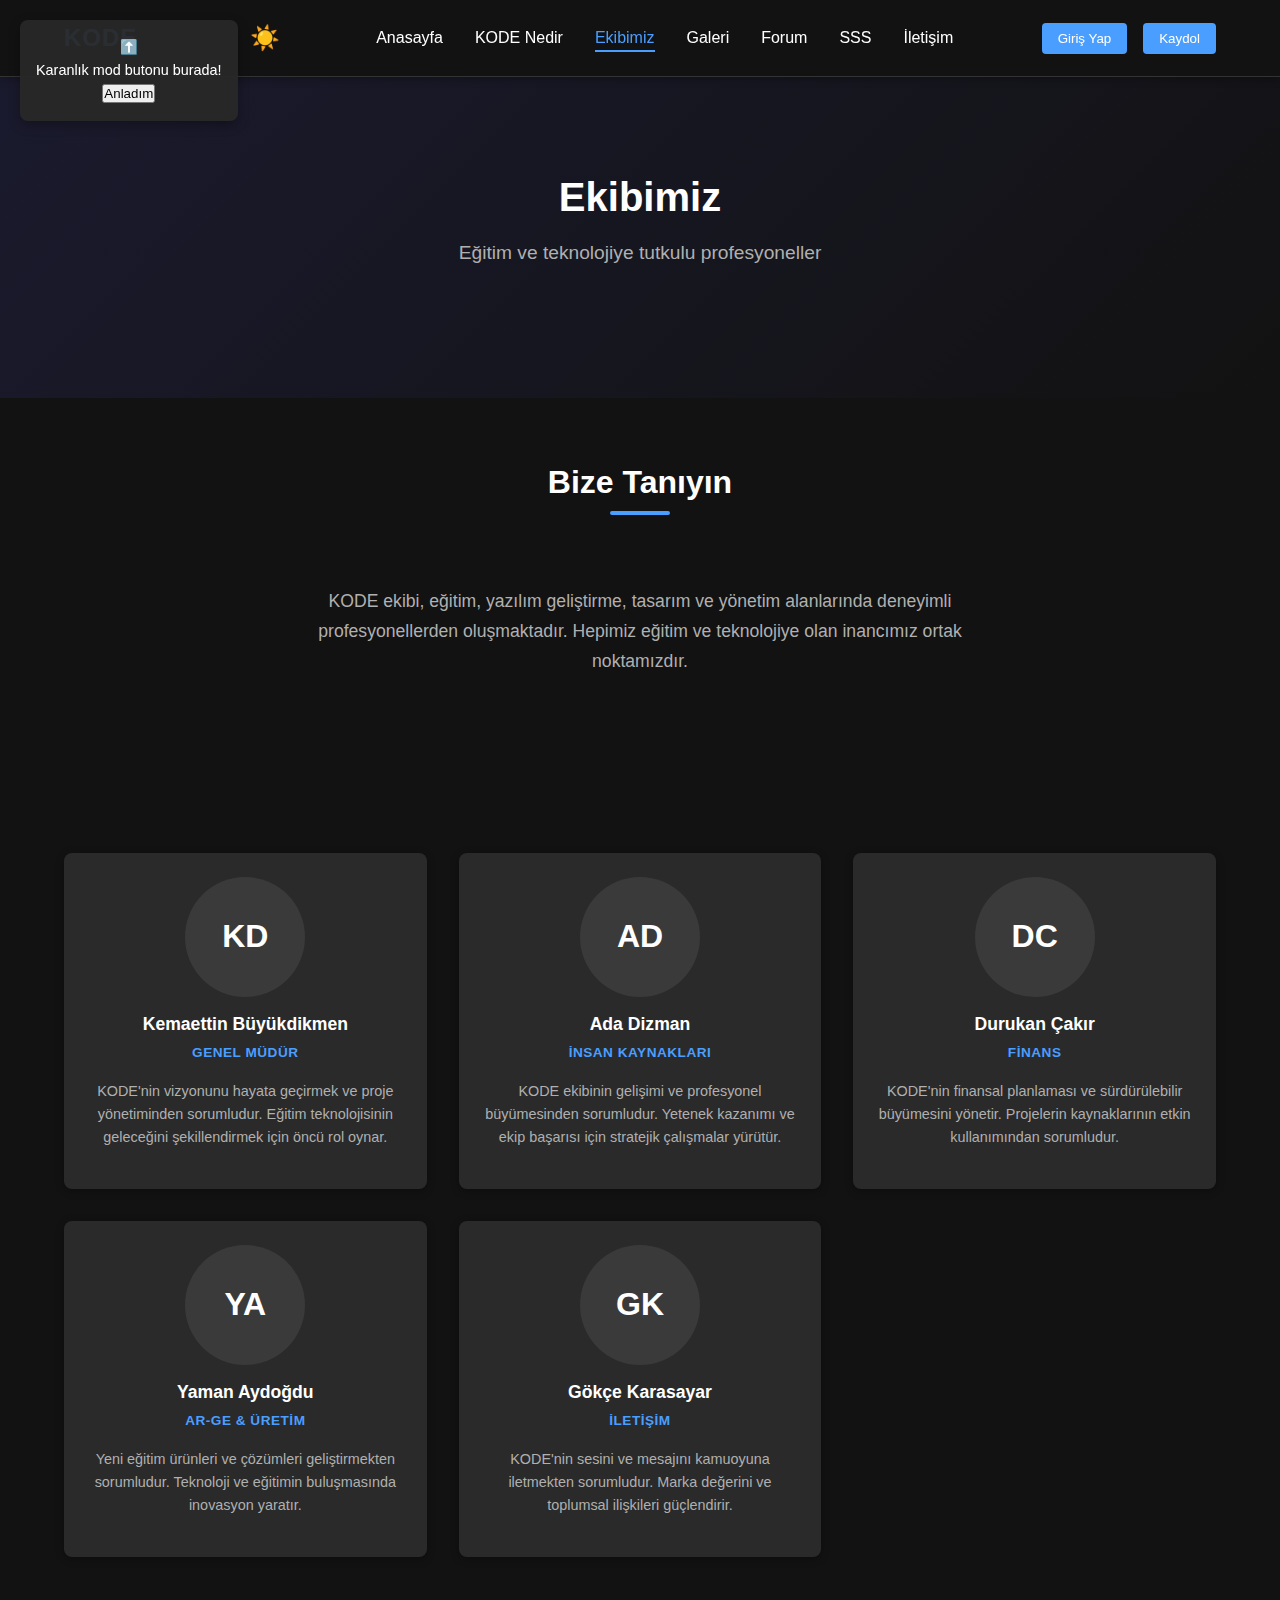
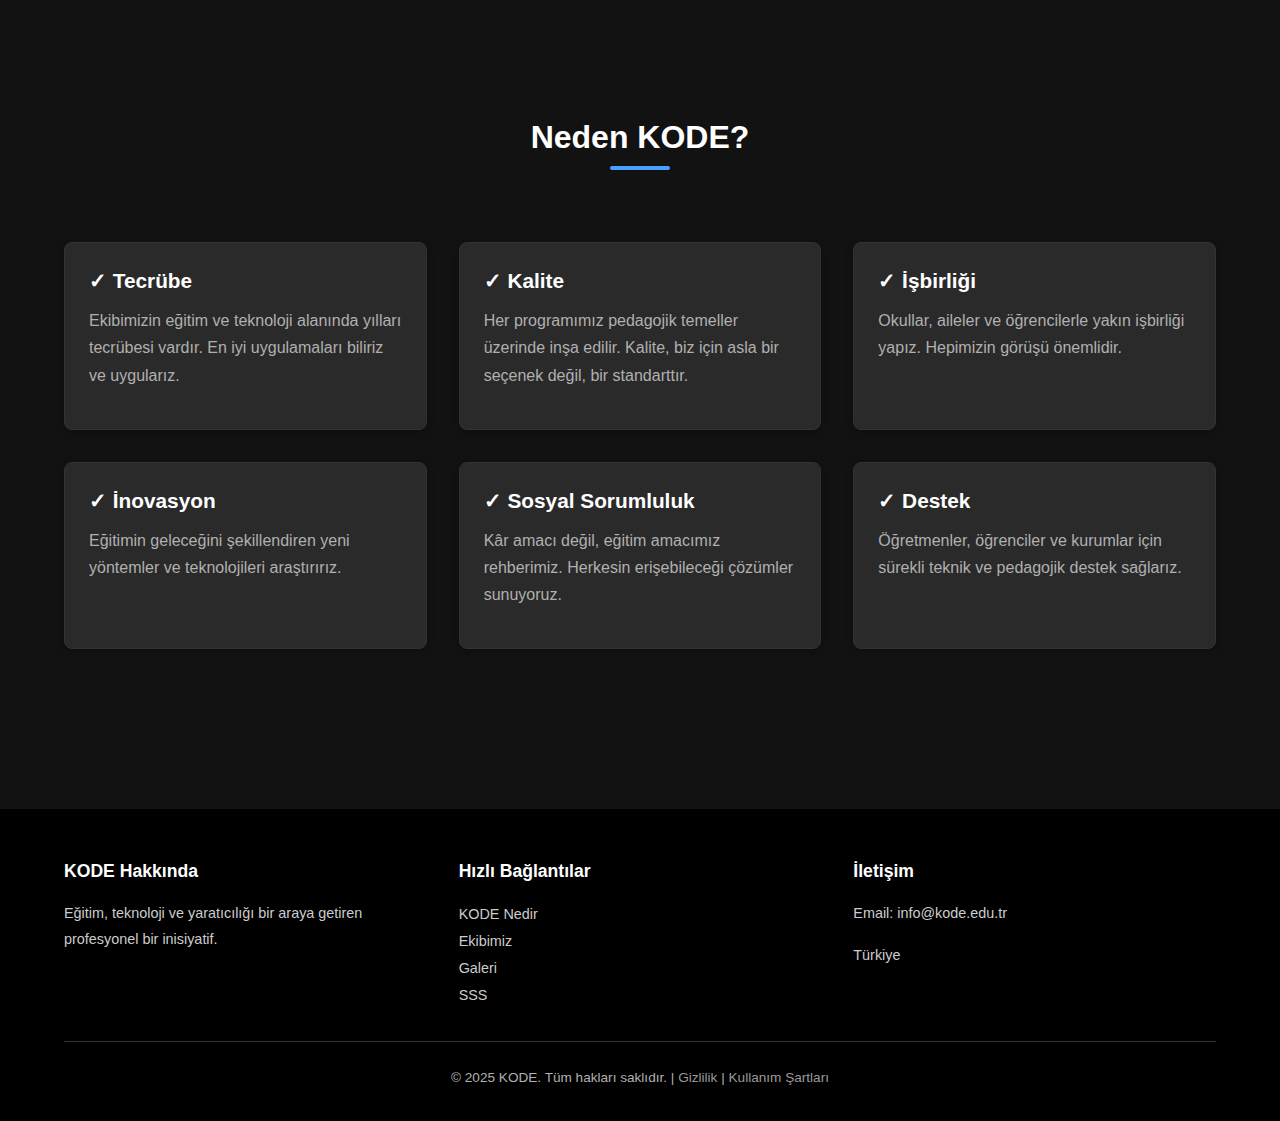
<file: ekibimiz.html>
<!DOCTYPE html>
<html lang="tr">
<head>
    <meta charset="UTF-8">
    <meta name="viewport" content="width=device-width, initial-scale=1.0">
    <meta name="description" content="KODE Ekibimiz - Eğitim ve Teknoloji Profesyonelleri">
    <title>Ekibimiz | KODE</title>
    <link rel="stylesheet" href="css/style.css">
</head>
<body>
    <!-- Header & Navigation -->
    <header>
        <div class="container">
            <nav>
                <div class="logo">KODE</div>
                <div class="theme-toggle">
                    <button id="theme-toggle-btn" class="theme-btn">🌙</button>
                </div>
                <ul class="nav-menu">
                    <li><a href="index.html">Anasayfa</a></li>
                    <li><a href="kode-nedir.html">KODE Nedir</a></li>
                    <li><a href="ekibimiz.html" class="active">Ekibimiz</a></li>
                    <li><a href="galeri.html">Galeri</a></li>
                    <li><a href="forum.html">Forum</a></li>
                    <li><a href="sss.html">SSS</a></li>
                    <li><a href="iletisim.html">İletişim</a></li>
                </ul>
                <div class="user-menu" id="user-menu">
                    <button id="login-btn">Giriş Yap</button>
                    <button id="register-btn">Kaydol</button>
                </div>
            </nav>
        </div>
    </header>

    <!-- Hero Section -->
    <section class="hero">
        <div class="container">
            <h1>Ekibimiz</h1>
            <p>Eğitim ve teknolojiye tutkulu profesyoneller</p>
        </div>
    </section>

    <!-- Team Introduction -->
    <section>
        <div class="container">
            <div class="section-title">
                <h2>Bize Tanıyın</h2>
            </div>
            <p style="text-align: center; font-size: 1.1rem; color: var(--text-light); max-width: 700px; margin: 0 auto 3rem;">
                KODE ekibi, eğitim, yazılım geliştirme, tasarım ve yönetim alanlarında deneyimli profesyonellerden oluşmaktadır. Hepimiz eğitim ve teknolojiye olan inancımız ortak noktamızdır.
            </p>
        </div>
    </section>

    <!-- Team Members -->
    <section style="background-color: var(--bg-light);">
        <div class="container">
            <div class="grid grid-2">
                <!-- Member 1 -->
                <div class="team-member">
                    <div class="team-avatar">
                        <img src="" alt="Kemaettin Büyükdikmen" style="width: 100%; height: 100%; border-radius: 50%; object-fit: cover; display: none;" onerror="this.style.display='none'; this.parentElement.innerHTML='KD';">
                        <span>KD</span>
                    </div>
                    <h3 class="team-name">Kemaettin Büyükdikmen</h3>
                    <p class="team-role">Genel Müdür</p>
                    <p class="team-bio">KODE'nin vizyonunu hayata geçirmek ve proje yönetiminden sorumludur. Eğitim teknolojisinin geleceğini şekillendirmek için öncü rol oynar.</p>
                </div>

                <!-- Member 2 -->
                <div class="team-member">
                    <div class="team-avatar">
                        <img src="" alt="Ada Dizman" style="width: 100%; height: 100%; border-radius: 50%; object-fit: cover; display: none;" onerror="this.style.display='none'; this.parentElement.innerHTML='AD';">
                        <span>AD</span>
                    </div>
                    <h3 class="team-name">Ada Dizman</h3>
                    <p class="team-role">İnsan Kaynakları</p>
                    <p class="team-bio">KODE ekibinin gelişimi ve profesyonel büyümesinden sorumludur. Yetenek kazanımı ve ekip başarısı için stratejik çalışmalar yürütür.</p>
                </div>

                <!-- Member 3 -->
                <div class="team-member">
                    <div class="team-avatar">
                        <img src="" alt="Durukan Çakır" style="width: 100%; height: 100%; border-radius: 50%; object-fit: cover; display: none;" onerror="this.style.display='none'; this.parentElement.innerHTML='DC';">
                        <span>DC</span>
                    </div>
                    <h3 class="team-name">Durukan Çakır</h3>
                    <p class="team-role">Finans</p>
                    <p class="team-bio">KODE'nin finansal planlaması ve sürdürülebilir büyümesini yönetir. Projelerin kaynaklarının etkin kullanımından sorumludur.</p>
                </div>

                <!-- Member 4 -->
                <div class="team-member">
                    <div class="team-avatar">
                        <img src="" alt="Yaman Aydoğdu" style="width: 100%; height: 100%; border-radius: 50%; object-fit: cover; display: none;" onerror="this.style.display='none'; this.parentElement.innerHTML='YA';">
                        <span>YA</span>
                    </div>
                    <h3 class="team-name">Yaman Aydoğdu</h3>
                    <p class="team-role">AR-GE & Üretim</p>
                    <p class="team-bio">Yeni eğitim ürünleri ve çözümleri geliştirmekten sorumludur. Teknoloji ve eğitimin buluşmasında inovasyon yaratır.</p>
                </div>

                <!-- Member 5 -->
                <div class="team-member">
                    <div class="team-avatar">
                        <img src="" alt="Gökçe Karasayar" style="width: 100%; height: 100%; border-radius: 50%; object-fit: cover; display: none;" onerror="this.style.display='none'; this.parentElement.innerHTML='GK';">
                        <span>GK</span>
                    </div>
                    <h3 class="team-name">Gökçe Karasayar</h3>
                    <p class="team-role">İletişim</p>
                    <p class="team-bio">KODE'nin sesini ve mesajını kamuoyuna iletmekten sorumludur. Marka değerini ve toplumsal ilişkileri güçlendirir.</p>
                </div>
            </div>
        </div>
    </section>

    <!-- Why Work With Us -->
    <section>
        <div class="container">
            <div class="section-title">
                <h2>Neden KODE?</h2>
            </div>
            <div class="grid grid-3">
                <div class="card">
                    <h3>✓ Tecrübe</h3>
                    <p>Ekibimizin eğitim ve teknoloji alanında yılları tecrübesi vardır. En iyi uygulamaları biliriz ve uygularız.</p>
                </div>
                <div class="card">
                    <h3>✓ Kalite</h3>
                    <p>Her programımız pedagojik temeller üzerinde inşa edilir. Kalite, biz için asla bir seçenek değil, bir standarttır.</p>
                </div>
                <div class="card">
                    <h3>✓ İşbirliği</h3>
                    <p>Okullar, aileler ve öğrencilerle yakın işbirliği yapız. Hepimizin görüşü önemlidir.</p>
                </div>
                <div class="card">
                    <h3>✓ İnovasyon</h3>
                    <p>Eğitimin geleceğini şekillendiren yeni yöntemler ve teknolojileri araştırırız.</p>
                </div>
                <div class="card">
                    <h3>✓ Sosyal Sorumluluk</h3>
                    <p>Kâr amacı değil, eğitim amacımız rehberimiz. Herkesin erişebileceği çözümler sunuyoruz.</p>
                </div>
                <div class="card">
                    <h3>✓ Destek</h3>
                    <p>Öğretmenler, öğrenciler ve kurumlar için sürekli teknik ve pedagojik destek sağlarız.</p>
                </div>
            </div>
        </div>
    </section>

    <!-- Footer -->
    <footer>
        <div class="container">
            <div class="footer-content">
                <div class="footer-section">
                    <h4>KODE Hakkında</h4>
                    <p>Eğitim, teknoloji ve yaratıcılığı bir araya getiren profesyonel bir inisiyatif.</p>
                </div>
                <div class="footer-section">
                    <h4>Hızlı Bağlantılar</h4>
                    <a href="kode-nedir.html">KODE Nedir</a><br>
                    <a href="ekibimiz.html">Ekibimiz</a><br>
                    <a href="galeri.html">Galeri</a><br>
                    <a href="sss.html">SSS</a>
                </div>
                <div class="footer-section">
                    <h4>İletişim</h4>
                    <p>Email: <a href="mailto:info@kode.edu.tr">info@kode.edu.tr</a></p>
                    <p>Türkiye</p>
                </div>
            </div>
            <div class="footer-bottom">
                <p>&copy; 2025 KODE. Tüm hakları saklıdır. | <a href="gizlilik.html" style="color: #999999;">Gizlilik</a> | <a href="kullanim-sartlari.html" style="color: #999999;">Kullanım Şartları</a></p>
            </div>
        </div>
    </footer>

    <script src="js/main.js"></script>
</body>
</html>
</file>
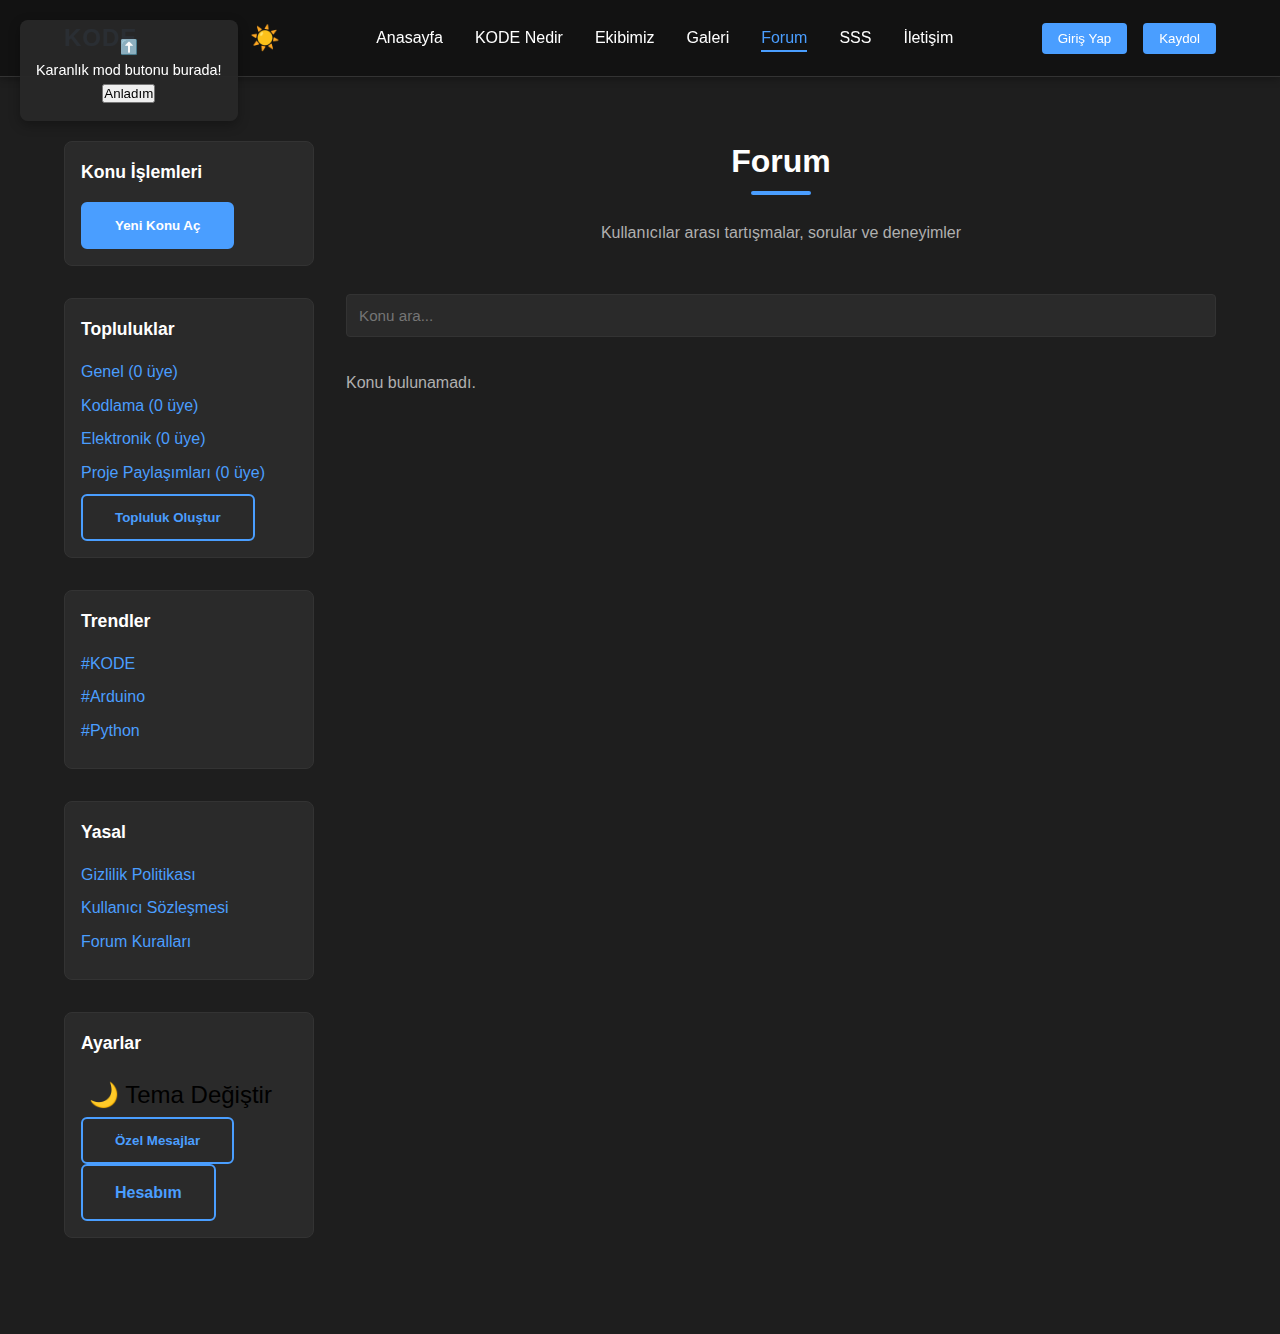
<file: forum.html>
<!DOCTYPE html>
<html lang="tr">
<head>
    <meta charset="UTF-8">
    <meta name="viewport" content="width=device-width, initial-scale=1.0">
    <meta name="description" content="KODE - Forum">
    <title>KODE - Forum</title>
    <link rel="alternate" type="application/rss+xml" href="rss.html" title="KODE Forum RSS">
    <link rel="manifest" href="manifest.json">
    <link rel="stylesheet" href="css/style.css">
    <script>
        // Tema flash'ını önlemek için hemen yükle
        const savedTheme = localStorage.getItem('theme') || 'dark';
        document.documentElement.setAttribute('data-theme', savedTheme);
    </script>
</head>
<body>
    <!-- Header & Navigation -->
    <header>
        <div class="container">
            <nav>
                <div class="logo">KODE</div>
                <div class="theme-toggle">
                    <button id="theme-toggle-btn" class="theme-btn">🌙</button>
                </div>
                <ul class="nav-menu">
                    <li><a href="index.html">Anasayfa</a></li>
                    <li><a href="kode-nedir.html">KODE Nedir</a></li>
                    <li><a href="ekibimiz.html">Ekibimiz</a></li>
                    <li><a href="galeri.html">Galeri</a></li>
                    <li><a href="forum.html" class="active">Forum</a></li>
                    <li><a href="sss.html">SSS</a></li>
                    <li><a href="iletisim.html">İletişim</a></li>
                </ul>
                <div class="user-menu" id="user-menu">
                    <button id="login-btn">Giriş Yap</button>
                    <button id="register-btn">Kaydol</button>
                </div>
            </nav>
        </div>
    </header>

    <!-- Forum Section -->
    <section>
        <div class="container">
            <div class="forum-layout">
                <!-- Sol Panel -->
                <aside class="forum-sidebar">
                    <div class="sidebar-section">
                        <h4>Konu İşlemleri</h4>
                        <button id="new-topic-btn" class="cta-button">Yeni Konu Aç</button>
                    </div>
                    <div class="sidebar-section">
                        <h4>Topluluklar</h4>
                        <ul id="communities-list">
                            <li><a href="#" data-community="genel">Genel</a></li>
                            <li><a href="#" data-community="kodlama">Kodlama</a></li>
                            <li><a href="#" data-community="elektronik">Elektronik</a></li>
                            <li><a href="#" data-community="proje">Proje Paylaşımları</a></li>
                        </ul>
                        <button id="create-community-btn" class="cta-button cta-button-secondary">Topluluk Oluştur</button>
                    </div>
                    <div class="sidebar-section">
                        <h4>Trendler</h4>
                        <ul id="trends-list">
                            <li><a href="#">#KODE</a></li>
                            <li><a href="#">#Arduino</a></li>
                            <li><a href="#">#Python</a></li>
                        </ul>
                    </div>
                    <div class="sidebar-section">
                        <h4>Yasal</h4>
                        <ul>
                            <li><a href="#" id="privacy-policy-link">Gizlilik Politikası</a></li>
                            <li><a href="#" id="terms-link">Kullanıcı Sözleşmesi</a></li>
                            <li><a href="#" id="forum-rules-link">Forum Kuralları</a></li>
                        </ul>
                    </div>
                    <div class="sidebar-section">
                        <h4>Ayarlar</h4>
                        <button id="theme-toggle-btn" class="theme-btn">🌙 Tema Değiştir</button>
                        <br>
                        <button id="dm-btn" class="cta-button cta-button-secondary">Özel Mesajlar</button>
                        <br>
                        <a href="hesabim.html" class="cta-button cta-button-secondary">Hesabım</a>
                    </div>
                </aside>
                <!-- Ana İçerik -->
                <main class="forum-content">
                    <div class="section-title">
                        <h2>Forum</h2>
                        <p>Kullanıcılar arası tartışmalar, sorular ve deneyimler</p>
                    </div>
                    <div class="forum-search">
                        <input type="text" id="topic-search" placeholder="Konu ara...">
                    </div>
                    <div id="forum-content">
                        <div id="topics-list">
                            <!-- Konular buraya yüklenecek -->
                        </div>
                    </div>
                </main>
            </div>
        </div>
    </section>

    <!-- New Topic Modal -->
    <div id="new-topic-modal" style="display: none; position: fixed; top: 0; left: 0; width: 100%; height: 100%; background: rgba(0,0,0,0.5); z-index: 1000;">
        <div style="position: absolute; top: 50%; left: 50%; transform: translate(-50%, -50%); background: white; padding: 2rem; border-radius: 8px; max-width: 600px; width: 90%; max-height: 80vh; overflow-y: auto;">
            <h3>Yeni Konu Aç</h3>
            <form id="new-topic-form">
                <div class="form-group">
                    <label for="topic-title">Başlık:</label>
                    <input type="text" id="topic-title" required>
                </div>
                <div class="form-group">
                    <label for="topic-category">Kategori:</label>
                    <select id="topic-category">
                        <option value="genel">Genel</option>
                        <option value="kodlama">Kodlama</option>
                        <option value="elektronik">Elektronik</option>
                        <option value="proje">Proje Paylaşımları</option>
                    </select>
                </div>
                <div class="form-group">
                    <label for="topic-content">İçerik:</label>
                    <textarea id="topic-content" rows="5" required></textarea>
                </div>
                <div class="form-group">
                    <label for="topic-image">Görsel (İsteğe bağlı):</label>
                    <input type="file" id="topic-image" accept="image/*">
                </div>
                <button type="submit" class="cta-button">Gönder</button>
                <button type="button" id="cancel-topic-btn" class="cta-button cta-button-secondary">İptal</button>
            </form>
        </div>
    </div>

    <!-- Privacy Policy Modal -->
    <div id="privacy-modal" style="display: none; position: fixed; top: 0; left: 0; width: 100%; height: 100%; background: rgba(0,0,0,0.5); z-index: 1000;">
        <div style="position: absolute; top: 50%; left: 50%; transform: translate(-50%, -50%); background: var(--bg-light); color: var(--text-dark); padding: 2rem; border-radius: 8px; max-width: 600px; width: 90%; max-height: 80vh; overflow-y: auto;">
            <h3>Gizlilik Politikası</h3>
            <p>KODE olarak, kullanıcılarımızın gizliliğini korumak bizim için önemlidir. Bu gizlilik politikası, web sitemizi kullandığınızda toplanan bilgiler ve bunların nasıl kullanıldığı hakkında bilgi verir.</p>
            <p><strong>Toplanan Bilgiler:</strong> Kullanıcı adı, e-posta, telefon numarası ve şifre gibi kayıt bilgileri.</p>
            <p><strong>Kullanım:</strong> Hesap yönetimi ve iletişim için kullanılır.</p>
            <p><strong>Güvenlik:</strong> Bilgileriniz güvenli bir şekilde saklanır ve üçüncü taraflarla paylaşılmaz.</p>
            <button id="close-privacy-modal" class="cta-button">Kapat</button>
        </div>
    </div>

    <!-- Terms Modal -->
    <div id="terms-modal" style="display: none; position: fixed; top: 0; left: 0; width: 100%; height: 100%; background: rgba(0,0,0,0.5); z-index: 1000;">
        <div style="position: absolute; top: 50%; left: 50%; transform: translate(-50%, -50%); background: var(--bg-light); color: var(--text-dark); padding: 2rem; border-radius: 8px; max-width: 600px; width: 90%; max-height: 80vh; overflow-y: auto;">
            <h3>Kullanıcı Sözleşmesi</h3>
            <p>KODE web sitesini kullanarak bu sözleşmeyi kabul etmiş sayılırsınız.</p>
            <p><strong>Hizmet:</strong> Eğitim ve topluluk platformu sağlarız.</p>
            <p><strong>Sorumluluk:</strong> İçeriklerinizden siz sorumlusunuz.</p>
            <p><strong>İhlal:</strong> Kurallara uymayan hesaplar yasaklanır.</p>
            <button id="close-terms-modal" class="cta-button">Kapat</button>
        </div>
    </div>

    <!-- DM Modal -->
    <div id="dm-modal" style="display: none; position: fixed; top: 0; left: 0; width: 100%; height: 100%; background: rgba(0,0,0,0.5); z-index: 1000;">
        <div style="position: absolute; top: 50%; left: 50%; transform: translate(-50%, -50%); background: var(--bg-light); color: var(--text-dark); padding: 2rem; border-radius: 8px; max-width: 500px; width: 90%; max-height: 80vh; overflow-y: auto;">
            <h3>Özel Mesajlar</h3>
            <div id="dm-list"></div>
            <div id="dm-form" style="margin-top: 1rem;">
                <input type="text" id="dm-recipient" placeholder="Alıcı kullanıcı adı" required>
                <textarea id="dm-content" placeholder="Mesajınız..." rows="3" required></textarea>
                <button id="send-dm-btn" class="cta-button">Gönder</button>
            </div>
            <button id="close-dm-modal" class="cta-button">Kapat</button>
        </div>
    </div>

    <script src="js/main.js"></script>
    <script src="js/forum.js"></script>
    <script>
        if ('serviceWorker' in navigator) {
            navigator.serviceWorker.register('sw.js')
                .then(registration => console.log('SW registered'))
                .catch(error => console.log('SW registration failed'));
        }
    </script>
</body>
</html>
</file>
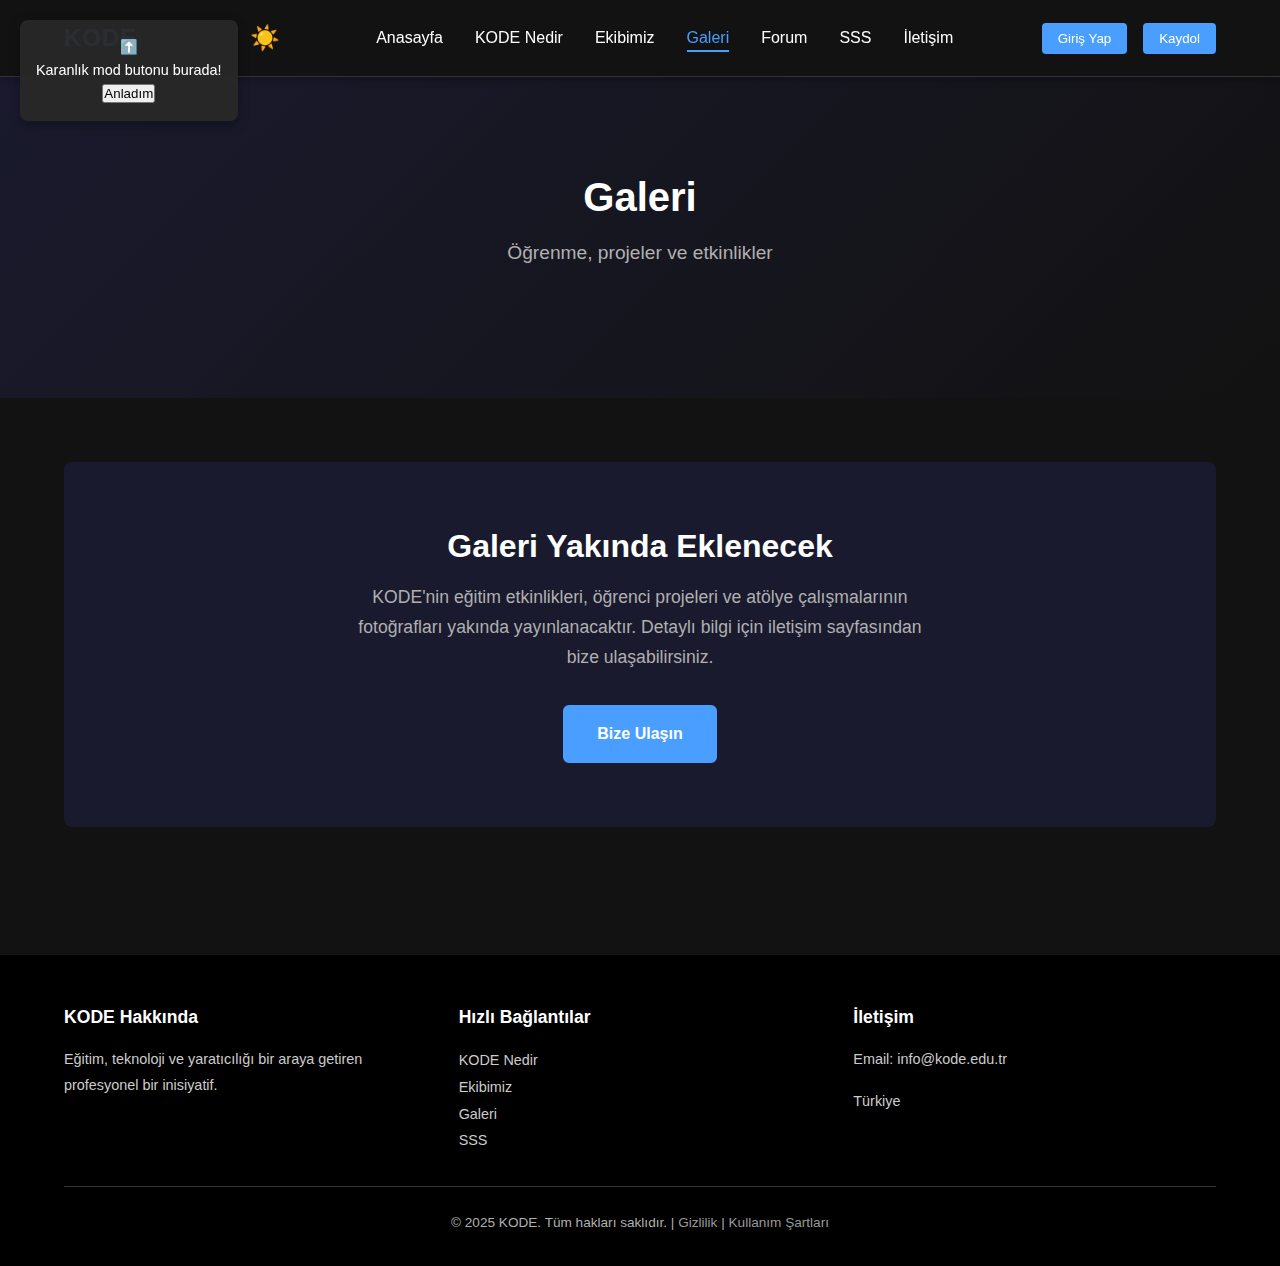
<file: galeri.html>
<!DOCTYPE html>
<html lang="tr">
<head>
    <meta charset="UTF-8">
    <meta name="viewport" content="width=device-width, initial-scale=1.0">
    <meta name="description" content="KODE Galeri - Eğitim ve Etkinlikler">
    <title>Galeri | KODE</title>
    <link rel="stylesheet" href="css/style.css">
</head>
<body>
    <!-- Header & Navigation -->
    <header>
        <div class="container">
            <nav>
                <div class="logo">KODE</div>
                <div class="theme-toggle">
                    <button id="theme-toggle-btn" class="theme-btn">🌙</button>
                </div>
                <ul class="nav-menu">
                    <li><a href="index.html">Anasayfa</a></li>
                    <li><a href="kode-nedir.html">KODE Nedir</a></li>
                    <li><a href="ekibimiz.html">Ekibimiz</a></li>
                    <li><a href="galeri.html" class="active">Galeri</a></li>
                    <li><a href="forum.html">Forum</a></li>
                    <li><a href="sss.html">SSS</a></li>
                    <li><a href="iletisim.html">İletişim</a></li>
                </ul>
                <div class="user-menu" id="user-menu">
                    <button id="login-btn">Giriş Yap</button>
                    <button id="register-btn">Kaydol</button>
                </div>
            </nav>
        </div>
    </header>

    <!-- Hero Section -->
    <section class="hero">
        <div class="container">
            <h1>Galeri</h1>
            <p>Öğrenme, projeler ve etkinlikler</p>
        </div>
    </section>

    <!-- Galeri Yakında -->
    <section>
        <div class="container">
            <div style="text-align: center; padding: 4rem 2rem; background: var(--primary-light); border-radius: 8px;">
                <h2 style="margin-bottom: 1rem; color: var(--text-dark);">Galeri Yakında Eklenecek</h2>
                <p style="font-size: 1.1rem; color: var(--text-light); max-width: 600px; margin: 0 auto;">
                    KODE'nin eğitim etkinlikleri, öğrenci projeleri ve atölye çalışmalarının fotoğrafları yakında yayınlanacaktır. Detaylı bilgi için iletişim sayfasından bize ulaşabilirsiniz.
                </p>
                <a href="iletisim.html" class="cta-button" style="margin-top: 2rem; display: inline-block;">Bize Ulaşın</a>
            </div>
        </div>
    </section>

    <!-- Footer -->
    <footer>
        <div class="container">
            <div class="footer-content">
                <div class="footer-section">
                    <h4>KODE Hakkında</h4>
                    <p>Eğitim, teknoloji ve yaratıcılığı bir araya getiren profesyonel bir inisiyatif.</p>
                </div>
                <div class="footer-section">
                    <h4>Hızlı Bağlantılar</h4>
                    <a href="kode-nedir.html">KODE Nedir</a><br>
                    <a href="ekibimiz.html">Ekibimiz</a><br>
                    <a href="galeri.html">Galeri</a><br>
                    <a href="sss.html">SSS</a>
                </div>
                <div class="footer-section">
                    <h4>İletişim</h4>
                    <p>Email: <a href="mailto:info@kode.edu.tr">info@kode.edu.tr</a></p>
                    <p>Türkiye</p>
                </div>
            </div>
            <div class="footer-bottom">
                <p>&copy; 2025 KODE. Tüm hakları saklıdır. | <a href="gizlilik.html" style="color: #999999;">Gizlilik</a> | <a href="kullanim-sartlari.html" style="color: #999999;">Kullanım Şartları</a></p>
            </div>
        </div>
    </footer>

    <script src="js/main.js"></script>
</body>
</html>
</file>
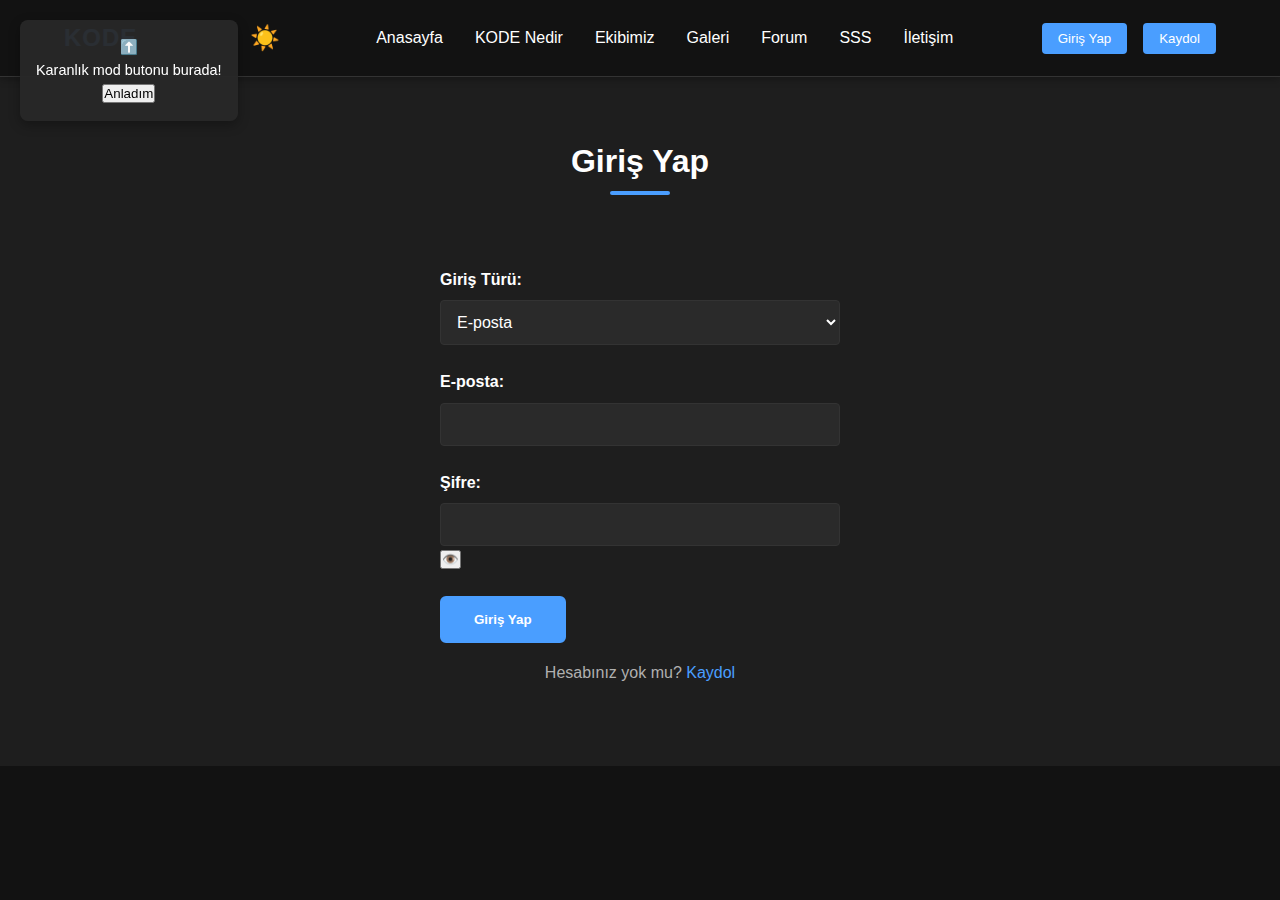
<file: giris.html>
<!DOCTYPE html>
<html lang="tr">
<head>
    <meta charset="UTF-8">
    <meta name="viewport" content="width=device-width, initial-scale=1.0">
    <meta name="description" content="KODE - Giriş Yap">
    <title>KODE - Giriş Yap</title>
    <link rel="stylesheet" href="css/style.css">
    <script>
        // Tema flash'ını önlemek için hemen yükle
        const savedTheme = localStorage.getItem('theme') || 'dark';
        document.documentElement.setAttribute('data-theme', savedTheme);
    </script>
</head>
<body>
    <!-- Header & Navigation -->
    <header>
        <div class="container">
            <nav>
                <div class="logo">KODE</div>
                <div class="theme-toggle">
                    <button id="theme-toggle-btn" class="theme-btn">🌙</button>
                </div>
                <ul class="nav-menu">
                    <li><a href="index.html">Anasayfa</a></li>
                    <li><a href="kode-nedir.html">KODE Nedir</a></li>
                    <li><a href="ekibimiz.html">Ekibimiz</a></li>
                    <li><a href="galeri.html">Galeri</a></li>
                    <li><a href="forum.html">Forum</a></li>
                    <li><a href="sss.html">SSS</a></li>
                    <li><a href="iletisim.html">İletişim</a></li>
                </ul>
                <div class="user-menu" id="user-menu">
                    <button id="login-btn">Giriş Yap</button>
                    <button id="register-btn">Kaydol</button>
                </div>
            </nav>
        </div>
    </header>

    <!-- Login Section -->
    <section>
        <div class="container">
            <div class="section-title">
                <h2>Giriş Yap</h2>
            </div>
            <div style="max-width: 400px; margin: 0 auto;">
                <form id="login-form">
                    <div class="form-group">
                        <label for="login-type">Giriş Türü:</label>
                        <select id="login-type">
                            <option value="email">E-posta</option>
                            <option value="phone">Telefon</option>
                        </select>
                    </div>
                    <div class="form-group" id="email-group">
                        <label for="email">E-posta:</label>
                        <input type="text" id="email" required>
                    </div>
                    <div class="form-group" id="phone-group" style="display: none;">
                        <label for="phone">Telefon Numarası:</label>
                        <div class="phone-input">
                            <select id="country-code">
                                <option value="+90">🇹🇷 +90 (Türkiye)</option>
                                <option value="+1">🇺🇸 +1 (ABD)</option>
                                <option value="+44">🇬🇧 +44 (İngiltere)</option>
                                <option value="+49">🇩🇪 +49 (Almanya)</option>
                                <option value="+33">🇫🇷 +33 (Fransa)</option>
                                <option value="+39">🇮🇹 +39 (İtalya)</option>
                                <option value="+34">🇪🇸 +34 (İspanya)</option>
                                <option value="+31">🇳🇱 +31 (Hollanda)</option>
                                <option value="+46">🇸🇪 +46 (İsveç)</option>
                                <option value="+47">🇳🇴 +47 (Norveç)</option>
                                <option value="+45">🇩🇰 +45 (Danimarka)</option>
                                <option value="+41">🇨🇭 +41 (İsviçre)</option>
                                <option value="+43">🇦🇹 +43 (Avusturya)</option>
                                <option value="+32">🇧🇪 +32 (Belçika)</option>
                                <option value="+48">🇵🇱 +48 (Polonya)</option>
                                <option value="+420">🇨🇿 +420 (Çekya)</option>
                                <option value="+36">🇭🇺 +36 (Macaristan)</option>
                                <option value="+40">🇷🇴 +40 (Romanya)</option>
                                <option value="+30">🇬🇷 +30 (Yunanistan)</option>
                                <option value="+351">🇵🇹 +351 (Portekiz)</option>
                                <option value="+55">🇧🇷 +55 (Brezilya)</option>
                                <option value="+52">🇲🇽 +52 (Meksika)</option>
                                <option value="+54">🇦🇷 +54 (Arjantin)</option>
                                <option value="+56">🇨🇱 +56 (Şili)</option>
                                <option value="+57">🇨🇴 +57 (Kolombiya)</option>
                                <option value="+58">🇻🇪 +58 (Venezuela)</option>
                                <option value="+60">🇲🇾 +60 (Malezya)</option>
                                <option value="+61">🇦🇺 +61 (Avustralya)</option>
                                <option value="+62">🇮🇩 +62 (Endonezya)</option>
                                <option value="+63">🇵🇭 +63 (Filipinler)</option>
                                <option value="+64">🇳🇿 +64 (Yeni Zelanda)</option>
                                <option value="+65">🇸🇬 +65 (Singapur)</option>
                                <option value="+66">🇹🇭 +66 (Tayland)</option>
                                <option value="+81">🇯🇵 +81 (Japonya)</option>
                                <option value="+82">🇰🇷 +82 (Güney Kore)</option>
                                <option value="+84">🇻🇳 +84 (Vietnam)</option>
                                <option value="+86">🇨🇳 +86 (Çin)</option>
                                <option value="+91">🇮🇳 +91 (Hindistan)</option>
                                <option value="+92">🇵🇰 +92 (Pakistan)</option>
                                <option value="+93">🇦🇫 +93 (Afganistan)</option>
                                <option value="+94">🇱🇰 +94 (Sri Lanka)</option>
                                <option value="+95">🇲🇲 +95 (Myanmar)</option>
                                <option value="+98">🇮🇷 +98 (İran)</option>
                                <option value="+212">🇲🇦 +212 (Fas)</option>
                                <option value="+213">🇩🇿 +213 (Cezayir)</option>
                                <option value="+216">🇹🇳 +216 (Tunus)</option>
                                <option value="+218">🇱🇾 +218 (Libya)</option>
                                <option value="+220">🇬🇲 +220 (Gambiya)</option>
                                <option value="+221">🇸🇳 +221 (Senegal)</option>
                                <option value="+222">🇲🇷 +222 (Moritanya)</option>
                                <option value="+223">🇲🇱 +223 (Mali)</option>
                                <option value="+224">🇬🇳 +224 (Gine)</option>
                                <option value="+225">🇨🇮 +225 (Fildişi Sahili)</option>
                                <option value="+226">🇧🇫 +226 (Burkina Faso)</option>
                                <option value="+227">🇳🇪 +227 (Nijer)</option>
                                <option value="+228">🇹🇬 +228 (Togo)</option>
                                <option value="+229">🇧🇯 +229 (Benin)</option>
                                <option value="+230">🇲🇺 +230 (Mauritius)</option>
                                <option value="+231">🇱🇷 +231 (Liberya)</option>
                                <option value="+232">🇸🇱 +232 (Sierra Leone)</option>
                                <option value="+233">🇬🇭 +233 (Gana)</option>
                                <option value="+234">🇳🇬 +234 (Nijerya)</option>
                                <option value="+235">🇹🇩 +235 (Çad)</option>
                                <option value="+236">🇨🇫 +236 (Orta Afrika)</option>
                                <option value="+237">🇨🇲 +237 (Kamerun)</option>
                                <option value="+238">🇨🇻 +238 (Cape Verde)</option>
                                <option value="+239">🇸🇹 +239 (São Tomé ve Príncipe)</option>
                                <option value="+240">🇬🇶 +240 (Ekvator Ginesi)</option>
                                <option value="+241">🇬🇦 +241 (Gabon)</option>
                                <option value="+242">🇨🇬 +242 (Kongo)</option>
                                <option value="+243">🇨🇩 +243 (Demokratik Kongo)</option>
                                <option value="+244">🇦🇴 +244 (Angola)</option>
                                <option value="+245">🇬🇼 +245 (Gine-Bissau)</option>
                                <option value="+246">🇮🇴 +246 (Britanya Hint Okyanusu)</option>
                                <option value="+248">🇸🇨 +248 (Seyşeller)</option>
                                <option value="+249">🇸🇩 +249 (Sudan)</option>
                                <option value="+250">🇷🇼 +250 (Ruanda)</option>
                                <option value="+251">🇪🇹 +251 (Etiyopya)</option>
                                <option value="+252">🇸🇴 +252 (Somali)</option>
                                <option value="+253">🇩🇯 +253 (Cibuti)</option>
                                <option value="+254">🇰🇪 +254 (Kenya)</option>
                                <option value="+255">🇹🇿 +255 (Tanzanya)</option>
                                <option value="+256">🇺🇬 +256 (Uganda)</option>
                                <option value="+257">🇧🇮 +257 (Burundi)</option>
                                <option value="+258">🇲🇿 +258 (Mozambik)</option>
                                <option value="+260">🇿🇲 +260 (Zambiya)</option>
                                <option value="+261">🇲🇬 +261 (Madagaskar)</option>
                                <option value="+262">🇷🇪 +262 (Réunion)</option>
                                <option value="+263">🇿🇼 +263 (Zimbabve)</option>
                                <option value="+264">🇳🇦 +264 (Namibya)</option>
                                <option value="+265">🇲🇼 +265 (Malavi)</option>
                                <option value="+266">🇱🇸 +266 (Lesotho)</option>
                                <option value="+267">🇧🇼 +267 (Botsvana)</option>
                                <option value="+268">🇸🇿 +268 (Svaziland)</option>
                                <option value="+269">🇰🇲 +269 (Komorlar)</option>
                                <option value="+27">🇿🇦 +27 (Güney Afrika)</option>
                                <option value="+290">🇸🇭 +290 (Saint Helena)</option>
                                <option value="+291">🇪🇷 +291 (Eritre)</option>
                                <option value="+297">🇦🇼 +297 (Aruba)</option>
                                <option value="+298">🇫🇴 +298 (Faroe Adaları)</option>
                                <option value="+299">🇬🇱 +299 (Grönland)</option>
                                <option value="+350">🇬🇮 +350 (Cebelitarık)</option>
                                <option value="+351">🇵🇹 +351 (Portekiz)</option>
                                <option value="+352">🇱🇺 +352 (Lüksemburg)</option>
                                <option value="+353">🇮🇪 +353 (İrlanda)</option>
                                <option value="+354">🇮🇸 +354 (İzlanda)</option>
                                <option value="+355">🇦🇱 +355 (Arnavutluk)</option>
                                <option value="+356">🇲🇹 +356 (Malta)</option>
                                <option value="+357">🇨🇾 +357 (Kıbrıs)</option>
                                <option value="+358">🇫🇮 +358 (Finlandiya)</option>
                                <option value="+359">🇧🇬 +359 (Bulgaristan)</option>
                                <option value="+370">🇱🇹 +370 (Litvanya)</option>
                                <option value="+371">🇱🇻 +371 (Letonya)</option>
                                <option value="+372">🇪🇪 +372 (Estonya)</option>
                                <option value="+373">🇲🇩 +373 (Moldova)</option>
                                <option value="+374">🇦🇲 +374 (Ermenistan)</option>
                                <option value="+375">🇧🇾 +375 (Belarus)</option>
                                <option value="+376">🇦🇩 +376 (Andorra)</option>
                                <option value="+377">🇲🇨 +377 (Monako)</option>
                                <option value="+378">🇸🇲 +378 (San Marino)</option>
                                <option value="+380">🇺🇦 +380 (Ukrayna)</option>
                                <option value="+381">🇷🇸 +381 (Sırbistan)</option>
                                <option value="+382">🇲🇪 +382 (Karadağ)</option>
                                <option value="+383">🇽🇰 +383 (Kosova)</option>
                                <option value="+385">🇭🇷 +385 (Hırvatistan)</option>
                                <option value="+386">🇸🇮 +386 (Slovenya)</option>
                                <option value="+387">🇧🇦 +387 (Bosna Hersek)</option>
                                <option value="+389">🇲🇰 +389 (Makedonya)</option>
                                <option value="+420">🇨🇿 +420 (Çekya)</option>
                                <option value="+421">🇸🇰 +421 (Slovakya)</option>
                                <option value="+423">🇱🇮 +423 (Lihtenştayn)</option>
                                <option value="+500">🇫🇰 +500 (Falkland Adaları)</option>
                                <option value="+501">🇧🇿 +501 (Belize)</option>
                                <option value="+502">🇬🇹 +502 (Guatemala)</option>
                                <option value="+503">🇸🇻 +503 (El Salvador)</option>
                                <option value="+504">🇭🇳 +504 (Honduras)</option>
                                <option value="+505">🇳🇮 +505 (Nikaragua)</option>
                                <option value="+506">🇨🇷 +506 (Kosta Rika)</option>
                                <option value="+507">🇵🇦 +507 (Panama)</option>
                                <option value="+508">🇵🇲 +508 (Saint Pierre ve Miquelon)</option>
                                <option value="+509">🇭🇹 +509 (Haiti)</option>
                                <option value="+590">🇬🇵 +590 (Guadeloupe)</option>
                                <option value="+591">🇧🇴 +591 (Bolivya)</option>
                                <option value="+592">🇬🇾 +592 (Guyana)</option>
                                <option value="+593">🇪🇨 +593 (Ekvador)</option>
                                <option value="+594">🇬🇫 +594 (Fransız Guyanası)</option>
                                <option value="+595">🇵🇾 +595 (Paraguay)</option>
                                <option value="+596">🇲🇶 +596 (Martinique)</option>
                                <option value="+597">🇸🇷 +597 (Surinam)</option>
                                <option value="+598">🇺🇾 +598 (Uruguay)</option>
                                <option value="+599">🇨🇼 +599 (Curaçao)</option>
                                <option value="+670">🇹🇱 +670 (Doğu Timor)</option>
                                <option value="+672">🇦🇶 +672 (Antarktika)</option>
                                <option value="+673">🇧🇳 +673 (Brunei)</option>
                                <option value="+674">🇳🇷 +674 (Nauru)</option>
                                <option value="+675">🇵🇬 +675 (Papua Yeni Gine)</option>
                                <option value="+676">🇹🇴 +676 (Tonga)</option>
                                <option value="+677">🇸🇧 +677 (Solomon Adaları)</option>
                                <option value="+678">🇻🇺 +678 (Vanuatu)</option>
                                <option value="+679">🇫🇯 +679 (Fiji)</option>
                                <option value="+680">🇵🇼 +680 (Palau)</option>
                                <option value="+681">🇼🇫 +681 (Wallis ve Futuna)</option>
                                <option value="+682">🇨🇰 +682 (Cook Adaları)</option>
                                <option value="+683">🇳🇺 +683 (Niue)</option>
                                <option value="+684">🇦🇸 +684 (Amerikan Samoası)</option>
                                <option value="+685">🇼🇸 +685 (Samoa)</option>
                                <option value="+686">🇰🇮 +686 (Kiribati)</option>
                                <option value="+687">🇳🇨 +687 (Yeni Kaledonya)</option>
                                <option value="+688">🇹🇻 +688 (Tuvalu)</option>
                                <option value="+689">🇵🇫 +689 (Fransız Polinezyası)</option>
                                <option value="+690">🇹🇰 +690 (Tokelau)</option>
                                <option value="+691">🇫🇲 +691 (Mikronezya)</option>
                                <option value="+692">🇲🇭 +692 (Marshall Adaları)</option>
                                <option value="+850">🇰🇵 +850 (Kuzey Kore)</option>
                                <option value="+852">🇭🇰 +852 (Hong Kong)</option>
                                <option value="+853">🇲🇴 +853 (Makao)</option>
                                <option value="+855">🇰🇭 +855 (Kamboçya)</option>
                                <option value="+856">🇱🇦 +856 (Laos)</option>
                                <option value="+880">🇧🇩 +880 (Bangladeş)</option>
                                <option value="+886">🇹🇼 +886 (Tayvan)</option>
                                <option value="+960">🇲🇻 +960 (Maldivler)</option>
                                <option value="+961">🇱🇧 +961 (Lübnan)</option>
                                <option value="+962">🇯🇴 +962 (Ürdün)</option>
                                <option value="+963">🇸🇾 +963 (Suriye)</option>
                                <option value="+964">🇮🇶 +964 (Irak)</option>
                                <option value="+965">🇰🇼 +965 (Kuveyt)</option>
                                <option value="+966">🇸🇦 +966 (Suudi Arabistan)</option>
                                <option value="+967">🇾🇪 +967 (Yemen)</option>
                                <option value="+968">🇴🇲 +968 (Umman)</option>
                                <option value="+970">🇵🇸 +970 (Filistin)</option>
                                <option value="+971">🇦🇪 +971 (BAE)</option>
                                <option value="+972">🇮🇱 +972 (İsrail)</option>
                                <option value="+973">🇧🇭 +973 (Bahreyn)</option>
                                <option value="+974">🇶🇦 +974 (Katar)</option>
                                <option value="+975">🇧🇹 +975 (Butan)</option>
                                <option value="+976">🇲🇳 +976 (Moğolistan)</option>
                                <option value="+977">🇳🇵 +977 (Nepal)</option>
                                <option value="+992">🇹🇯 +992 (Tacikistan)</option>
                                <option value="+993">🇹🇲 +993 (Türkmenistan)</option>
                                <option value="+994">🇦🇿 +994 (Azerbaycan)</option>
                                <option value="+995">🇬🇪 +995 (Gürcistan)</option>
                                <option value="+996">🇰🇬 +996 (Kırgızistan)</option>
                                <option value="+998">🇺🇿 +998 (Özbekistan)</option>
                            </select>
                            <input type="tel" id="phone" placeholder="Telefon numarası" required>
                        </div>
                    </div>
                    <div class="form-group">
                        <label for="password">Şifre:</label>
                        <div class="password-input">
                            <input type="password" id="password" required>
                            <button type="button" id="toggle-password" class="toggle-btn">👁️</button>
                        </div>
                    </div>
                    <button type="submit" class="cta-button">Giriş Yap</button>
                </form>
                <p style="text-align: center; margin-top: 1rem;">
                    Hesabınız yok mu? <a href="kaydol.html">Kaydol</a>
                </p>
            </div>
        </div>
    </section>

    <script src="js/main.js"></script>
    <script src="js/auth.js"></script>
</body>
</html>
</file>
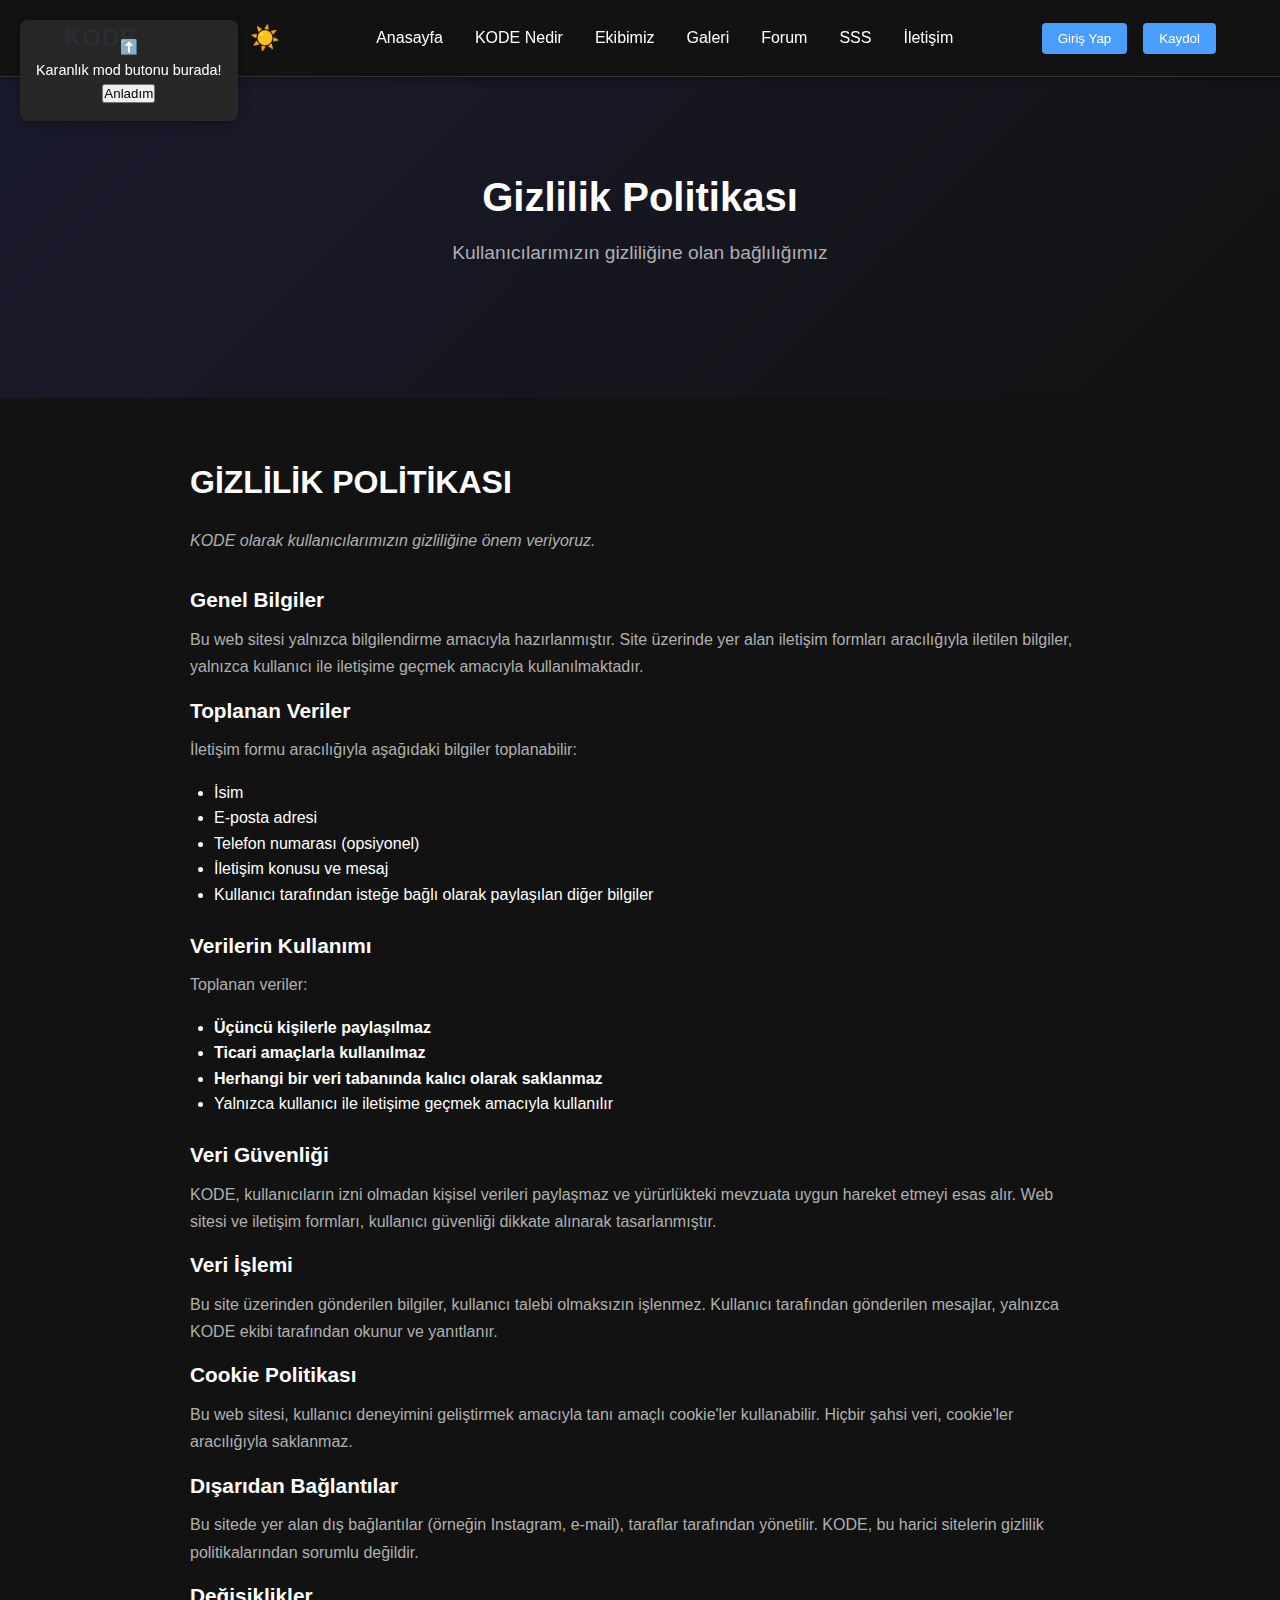
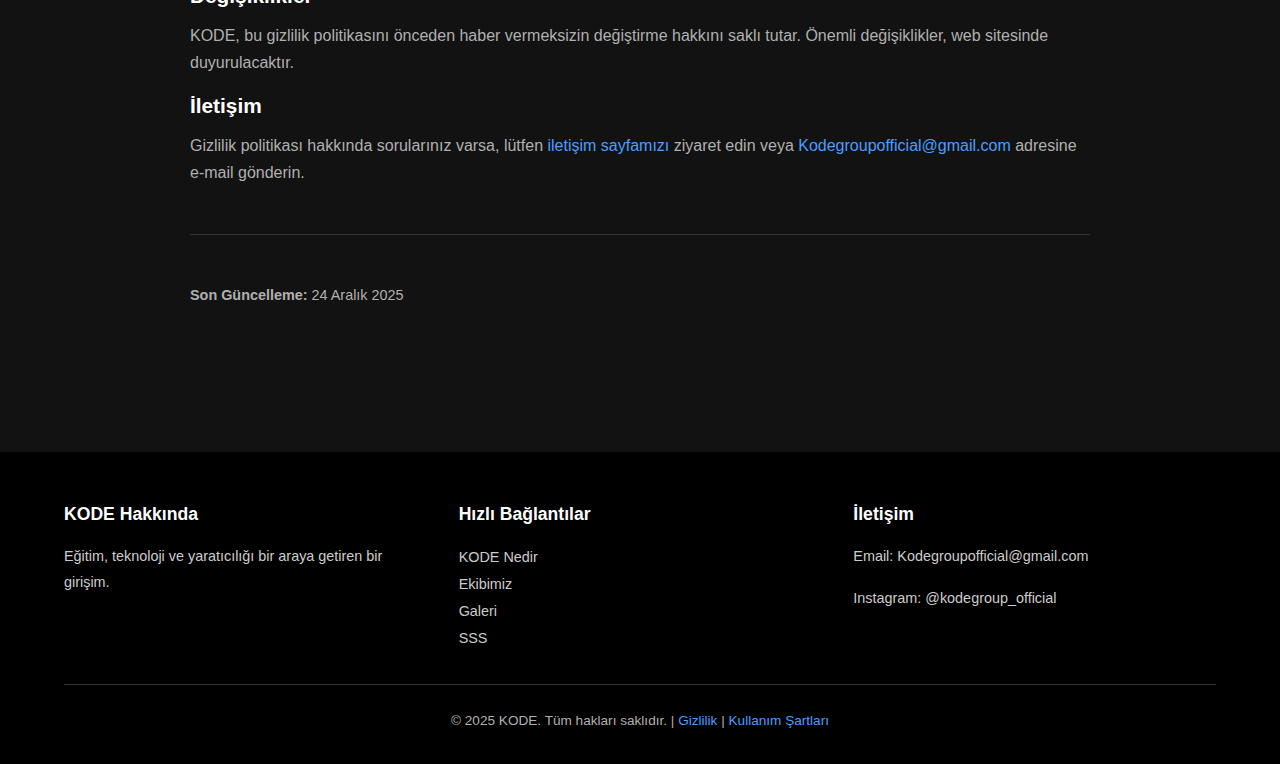
<file: gizlilik.html>
<!DOCTYPE html>
<html lang="tr">
<head>
    <meta charset="UTF-8">
    <meta name="viewport" content="width=device-width, initial-scale=1.0">
    <meta name="description" content="KODE - Gizlilik Politikası">
    <title>Gizlilik Politikası | KODE</title>
    <link rel="stylesheet" href="css/style.css">
</head>
<body>
    <!-- Header & Navigation -->
    <header>
        <div class="container">
            <nav>
                <div class="logo">KODE</div>
                <div class="theme-toggle">
                    <button id="theme-toggle-btn" class="theme-btn">🌙</button>
                </div>
                <ul class="nav-menu">
                    <li><a href="index.html">Anasayfa</a></li>
                    <li><a href="kode-nedir.html">KODE Nedir</a></li>
                    <li><a href="ekibimiz.html">Ekibimiz</a></li>
                    <li><a href="galeri.html">Galeri</a></li>
                    <li><a href="forum.html">Forum</a></li>
                    <li><a href="sss.html">SSS</a></li>
                    <li><a href="iletisim.html">İletişim</a></li>
                </ul>
                <div class="user-menu" id="user-menu">
                    <button id="login-btn">Giriş Yap</button>
                    <button id="register-btn">Kaydol</button>
                </div>
            </nav>
        </div>
    </header>

    <!-- Hero Section -->
    <section class="hero">
        <div class="container">
            <h1>Gizlilik Politikası</h1>
            <p>Kullanıcılarımızın gizliliğine olan bağlılığımız</p>
        </div>
    </section>

    <!-- Content -->
    <section>
        <div class="container">
            <div style="max-width: 900px; margin: 0 auto;">
                <h2>GİZLİLİK POLİTİKASI</h2>
                
                <p style="font-style: italic; color: var(--text-light); margin-bottom: 2rem;">
                    KODE olarak kullanıcılarımızın gizliliğine önem veriyoruz.
                </p>

                <h3>Genel Bilgiler</h3>
                <p>Bu web sitesi yalnızca bilgilendirme amacıyla hazırlanmıştır. Site üzerinde yer alan iletişim formları aracılığıyla iletilen bilgiler, yalnızca kullanıcı ile iletişime geçmek amacıyla kullanılmaktadır.</p>

                <h3>Toplanan Veriler</h3>
                <p>İletişim formu aracılığıyla aşağıdaki bilgiler toplanabilir:</p>
                <ul style="margin-left: 1.5rem; margin-bottom: 1.5rem;">
                    <li>İsim</li>
                    <li>E-posta adresi</li>
                    <li>Telefon numarası (opsiyonel)</li>
                    <li>İletişim konusu ve mesaj</li>
                    <li>Kullanıcı tarafından isteğe bağlı olarak paylaşılan diğer bilgiler</li>
                </ul>

                <h3>Verilerin Kullanımı</h3>
                <p>Toplanan veriler:</p>
                <ul style="margin-left: 1.5rem; margin-bottom: 1.5rem;">
                    <li><strong>Üçüncü kişilerle paylaşılmaz</strong></li>
                    <li><strong>Ticari amaçlarla kullanılmaz</strong></li>
                    <li><strong>Herhangi bir veri tabanında kalıcı olarak saklanmaz</strong></li>
                    <li>Yalnızca kullanıcı ile iletişime geçmek amacıyla kullanılır</li>
                </ul>

                <h3>Veri Güvenliği</h3>
                <p>KODE, kullanıcıların izni olmadan kişisel verileri paylaşmaz ve yürürlükteki mevzuata uygun hareket etmeyi esas alır. Web sitesi ve iletişim formları, kullanıcı güvenliği dikkate alınarak tasarlanmıştır.</p>

                <h3>Veri İşlemi</h3>
                <p>Bu site üzerinden gönderilen bilgiler, kullanıcı talebi olmaksızın işlenmez. Kullanıcı tarafından gönderilen mesajlar, yalnızca KODE ekibi tarafından okunur ve yanıtlanır.</p>

                <h3>Cookie Politikası</h3>
                <p>Bu web sitesi, kullanıcı deneyimini geliştirmek amacıyla tanı amaçlı cookie'ler kullanabilir. Hiçbir şahsi veri, cookie'ler aracılığıyla saklanmaz.</p>

                <h3>Dışarıdan Bağlantılar</h3>
                <p>Bu sitede yer alan dış bağlantılar (örneğin Instagram, e-mail), taraflar tarafından yönetilir. KODE, bu harici sitelerin gizlilik politikalarından sorumlu değildir.</p>

                <h3>Değişiklikler</h3>
                <p>KODE, bu gizlilik politikasını önceden haber vermeksizin değiştirme hakkını saklı tutar. Önemli değişiklikler, web sitesinde duyurulacaktır.</p>

                <h3>İletişim</h3>
                <p>Gizlilik politikası hakkında sorularınız varsa, lütfen <a href="iletisim.html">iletişim sayfamızı</a> ziyaret edin veya <a href="mailto:Kodegroupofficial@gmail.com">Kodegroupofficial@gmail.com</a> adresine e-mail gönderin.</p>

                <hr style="margin: 3rem 0; border: none; border-top: 1px solid var(--border-light);">

                <p style="color: var(--text-light); font-size: 0.9rem;">
                    <strong>Son Güncelleme:</strong> 24 Aralık 2025
                </p>
            </div>
        </div>
    </section>

    <!-- Footer -->
    <footer>
        <div class="container">
            <div class="footer-content">
                <div class="footer-section">
                    <h4>KODE Hakkında</h4>
                    <p>Eğitim, teknoloji ve yaratıcılığı bir araya getiren bir girişim.</p>
                </div>
                <div class="footer-section">
                    <h4>Hızlı Bağlantılar</h4>
                    <a href="kode-nedir.html">KODE Nedir</a><br>
                    <a href="ekibimiz.html">Ekibimiz</a><br>
                    <a href="galeri.html">Galeri</a><br>
                    <a href="sss.html">SSS</a>
                </div>
                <div class="footer-section">
                    <h4>İletişim</h4>
                    <p>Email: <a href="mailto:Kodegroupofficial@gmail.com">Kodegroupofficial@gmail.com</a></p>
                    <p>Instagram: <a href="https://instagram.com/kodegroup_official" target="_blank">@kodegroup_official</a></p>
                </div>
            </div>
            <div class="footer-bottom">
                <p>&copy; 2025 KODE. Tüm hakları saklıdır. | <a href="gizlilik.html">Gizlilik</a> | <a href="kullanim-sartlari.html">Kullanım Şartları</a></p>
            </div>
        </div>
    </footer>

    <script src="js/main.js"></script>
</body>
</html>
</file>
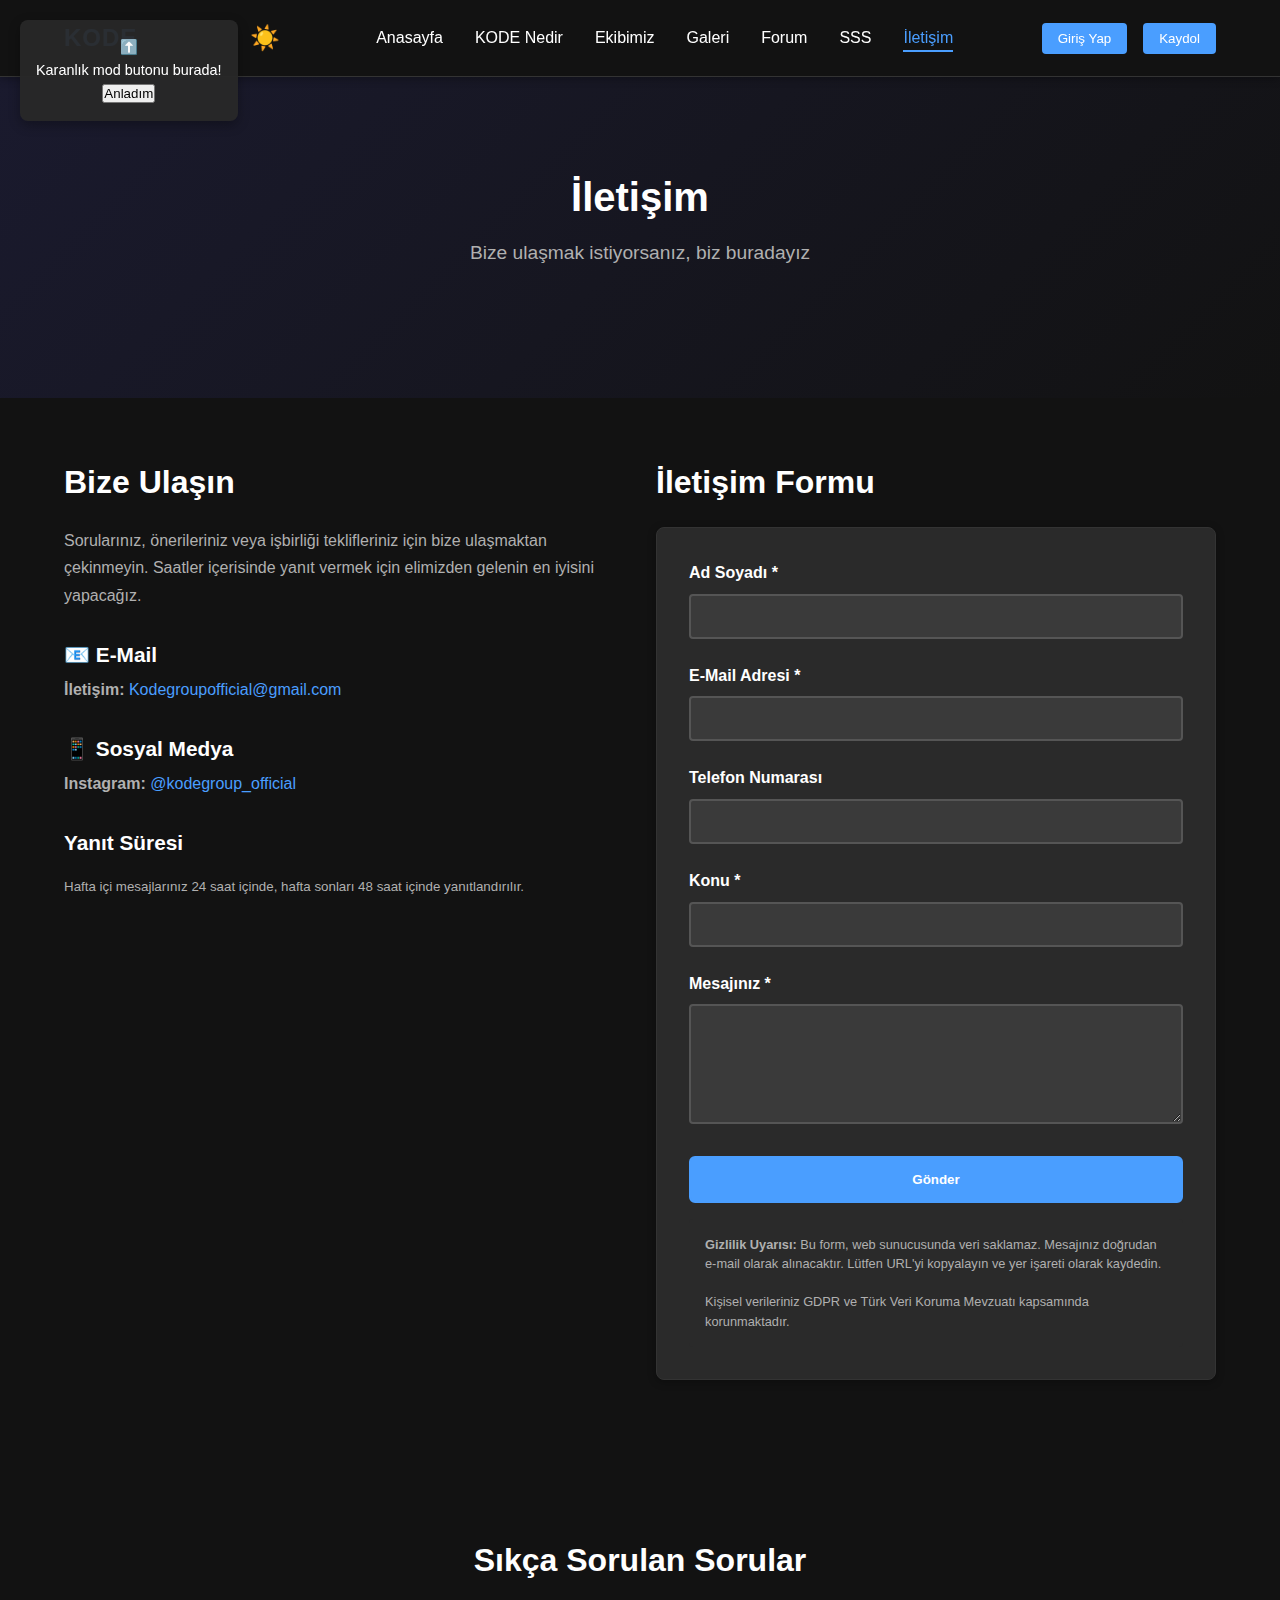
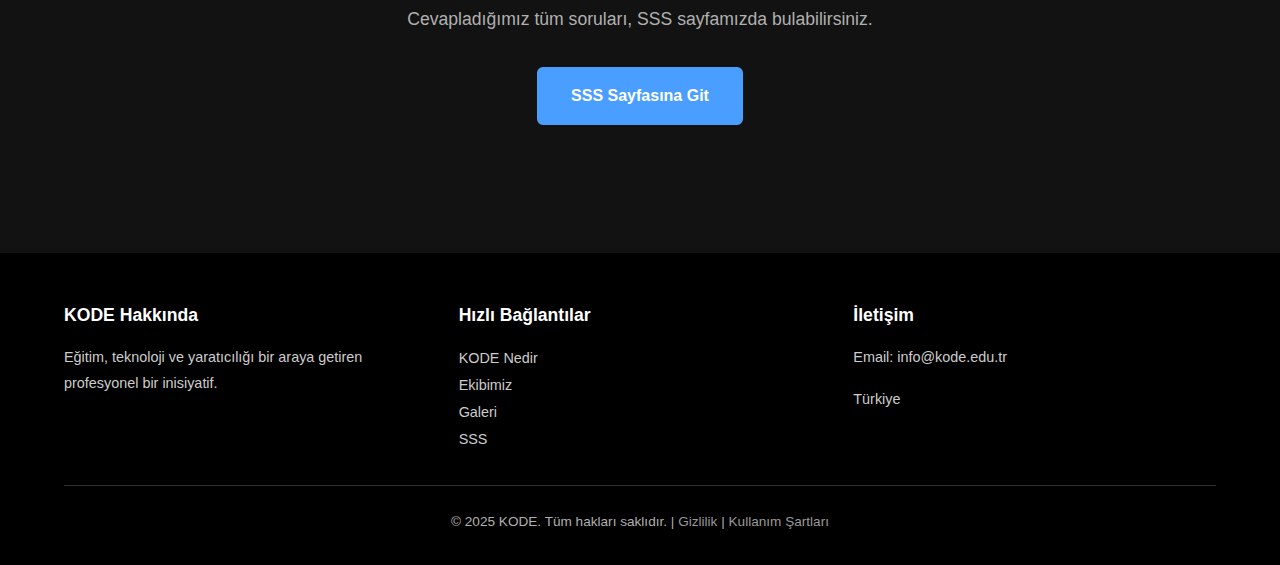
<file: iletisim.html>
<!DOCTYPE html>
<html lang="tr">
<head>
    <meta charset="UTF-8">
    <meta name="viewport" content="width=device-width, initial-scale=1.0">
    <meta name="description" content="KODE - İletişim Bilgileri ve Formu">
    <title>İletişim | KODE</title>
    <link rel="stylesheet" href="css/style.css">
</head>
<body>
    <!-- Header & Navigation -->
    <header>
        <div class="container">
            <nav>
                <div class="logo">KODE</div>
                <div class="theme-toggle">
                    <button id="theme-toggle-btn" class="theme-btn">🌙</button>
                </div>
                <ul class="nav-menu">
                    <li><a href="index.html">Anasayfa</a></li>
                    <li><a href="kode-nedir.html">KODE Nedir</a></li>
                    <li><a href="ekibimiz.html">Ekibimiz</a></li>
                    <li><a href="galeri.html">Galeri</a></li>
                    <li><a href="forum.html">Forum</a></li>
                    <li><a href="sss.html">SSS</a></li>
                    <li><a href="iletisim.html" class="active">İletişim</a></li>
                </ul>
                <div class="user-menu" id="user-menu">
                    <button id="login-btn">Giriş Yap</button>
                    <button id="register-btn">Kaydol</button>
                </div>
            </nav>
        </div>
    </header>

    <!-- Hero Section -->
    <section class="hero">
        <div class="container">
            <h1>İletişim</h1>
            <p>Bize ulaşmak istiyorsanız, biz buradayız</p>
        </div>
    </section>

    <!-- Contact Information & Form -->
    <section>
        <div class="container">
            <div class="grid grid-2">
                <!-- Contact Information -->
                <div>
                    <h2>Bize Ulaşın</h2>
                    <p style="margin-bottom: 2rem;">Sorularınız, önerileriniz veya işbirliği teklifleriniz için bize ulaşmaktan çekinmeyin. Saatler içerisinde yanıt vermek için elimizden gelenin en iyisini yapacağız.</p>

                    <div style="margin-bottom: 2rem;">
                        <h3 style="margin-bottom: 0.5rem;">📧 E-Mail</h3>
                        <p>
                            <strong>İletişim:</strong> <a href="mailto:Kodegroupofficial@gmail.com">Kodegroupofficial@gmail.com</a>
                        </p>
                    </div>

                    <div style="margin-bottom: 2rem;">
                        <h3 style="margin-bottom: 0.5rem;">📱 Sosyal Medya</h3>
                        <p>
                            <strong>Instagram:</strong> <a href="https://instagram.com/kodegroup_official" target="_blank">@kodegroup_official</a>
                        </p>
                    </div>

                    <div>
                        <h3 style="margin-bottom: 1rem;">Yanıt Süresi</h3>
                        <p><small>Hafta içi mesajlarınız 24 saat içinde, hafta sonları 48 saat içinde yanıtlandırılır.</small></p>
                    </div>
                </div>

                <!-- Contact Form -->
                <div>
                    <h2>İletişim Formu</h2>
                    <form id="contact-form" class="contact-form">
                        <div class="form-group">
                            <label for="name">Ad Soyadı *</label>
                            <input type="text" id="name" name="name" required>
                        </div>

                        <div class="form-group">
                            <label for="email">E-Mail Adresi *</label>
                            <input type="email" id="email" name="email" required>
                        </div>

                        <div class="form-group">
                            <label for="phone">Telefon Numarası</label>
                            <input type="tel" id="phone" name="phone">
                        </div>

                        <div class="form-group">
                            <label for="subject">Konu *</label>
                            <input type="text" id="subject" name="subject" required>
                        </div>

                        <div class="form-group">
                            <label for="message">Mesajınız *</label>
                            <textarea id="message" name="message" required></textarea>
                        </div>

                        <button type="submit" class="cta-button" style="width: 100%;">Gönder</button>

                        <div class="form-disclaimer">
                            <strong>Gizlilik Uyarısı:</strong> Bu form, web sunucusunda veri saklamaz. Mesajınız doğrudan e-mail olarak alınacaktır. Lütfen URL'yi kopyalayın ve yer işareti olarak kaydedin.<br><br>
                            Kişisel verileriniz GDPR ve Türk Veri Koruma Mevzuatı kapsamında korunmaktadır.
                        </div>
                    </form>
                </div>
            </div>
        </div>
    </section>

    <!-- FAQ Quick Link -->
    <section style="background-color: var(--bg-light); text-align: center;">
        <div class="container">
            <h2>Sıkça Sorulan Sorular</h2>
            <p style="font-size: 1.1rem; margin-bottom: 2rem; color: var(--text-light);">Cevapladığımız tüm soruları, SSS sayfamızda bulabilirsiniz.</p>
            <a href="sss.html" class="cta-button">SSS Sayfasına Git</a>
        </div>
    </section>

    <!-- Footer -->
    <footer>
        <div class="container">
            <div class="footer-content">
                <div class="footer-section">
                    <h4>KODE Hakkında</h4>
                    <p>Eğitim, teknoloji ve yaratıcılığı bir araya getiren profesyonel bir inisiyatif.</p>
                </div>
                <div class="footer-section">
                    <h4>Hızlı Bağlantılar</h4>
                    <a href="kode-nedir.html">KODE Nedir</a><br>
                    <a href="ekibimiz.html">Ekibimiz</a><br>
                    <a href="galeri.html">Galeri</a><br>
                    <a href="sss.html">SSS</a>
                </div>
                <div class="footer-section">
                    <h4>İletişim</h4>
                    <p>Email: <a href="mailto:info@kode.edu.tr">info@kode.edu.tr</a></p>
                    <p>Türkiye</p>
                </div>
            </div>
            <div class="footer-bottom">
                <p>&copy; 2025 KODE. Tüm hakları saklıdır. | <a href="gizlilik.html" style="color: #999999;">Gizlilik</a> | <a href="kullanim-sartlari.html" style="color: #999999;">Kullanım Şartları</a></p>
            </div>
        </div>
    </footer>

    <script src="js/main.js"></script>
</body>
</html>
</file>
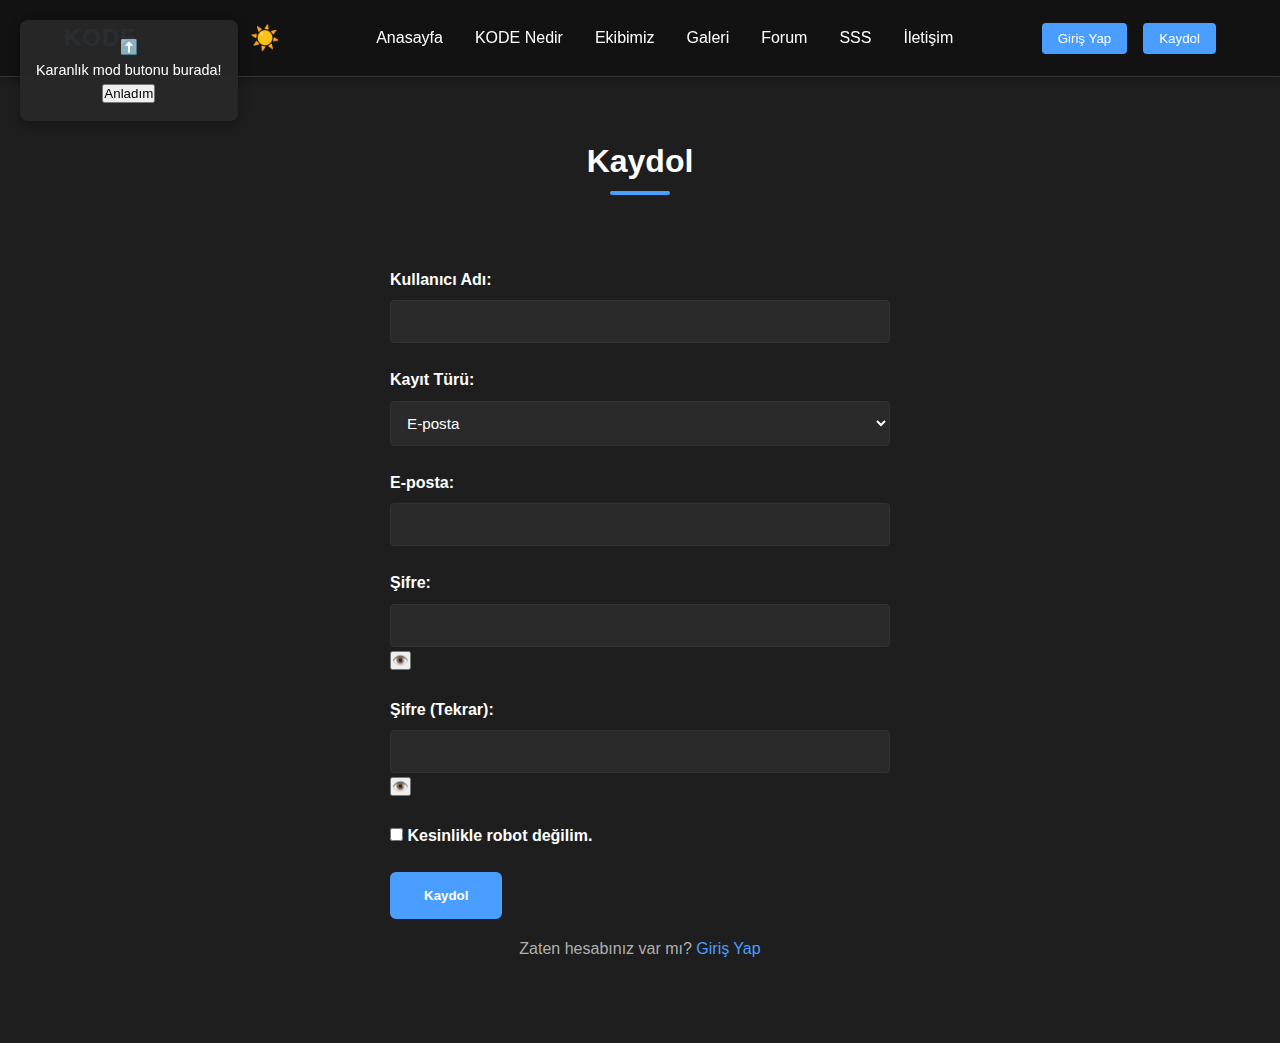
<file: kaydol.html>
<!DOCTYPE html>
<html lang="tr">
<head>
    <meta charset="UTF-8">
    <meta name="viewport" content="width=device-width, initial-scale=1.0">
    <meta name="description" content="KODE - Kaydol">
    <title>KODE - Kaydol</title>
    <link rel="stylesheet" href="css/style.css">
    <script>
        // Tema flash'ını önlemek için hemen yükle
        const savedTheme = localStorage.getItem('theme') || 'dark';
        document.documentElement.setAttribute('data-theme', savedTheme);
    </script>
</head>
<body>
    <!-- Header & Navigation -->
    <header>
        <div class="container">
            <nav>
                <div class="logo">KODE</div>
                <div class="theme-toggle">
                    <button id="theme-toggle-btn" class="theme-btn">🌙</button>
                </div>
                <ul class="nav-menu">
                    <li><a href="index.html">Anasayfa</a></li>
                    <li><a href="kode-nedir.html">KODE Nedir</a></li>
                    <li><a href="ekibimiz.html">Ekibimiz</a></li>
                    <li><a href="galeri.html">Galeri</a></li>
                    <li><a href="forum.html">Forum</a></li>
                    <li><a href="sss.html">SSS</a></li>
                    <li><a href="iletisim.html">İletişim</a></li>
                </ul>
                <div class="user-menu" id="user-menu">
                    <button id="login-btn">Giriş Yap</button>
                    <button id="register-btn">Kaydol</button>
                </div>
            </nav>
        </div>
    </header>

    <!-- Register Section -->
    <section>
        <div class="container">
            <div class="section-title">
                <h2>Kaydol</h2>
            </div>
            <div style="max-width: 500px; margin: 0 auto;">
                <form id="register-form">
                    <div class="form-group">
                        <label for="username">Kullanıcı Adı:</label>
                        <input type="text" id="username" required>
                    </div>
                    <div class="form-group">
                        <label for="register-type">Kayıt Türü:</label>
                        <select id="register-type">
                            <option value="email">E-posta</option>
                            <option value="phone">Telefon</option>
                        </select>
                    </div>
                    <div class="form-group" id="email-group">
                        <label for="email">E-posta:</label>
                        <input type="email" id="email" required>
                    </div>
                    <div class="form-group" id="phone-group" style="display: none;">
                        <label for="phone">Telefon Numarası:</label>
                        <div class="phone-input">
                            <input type="text" id="country-search" placeholder="Ülke ara...">
                            <select id="country-code">
                                <option value="+90">🇹🇷 +90 (Türkiye)</option>
                                <option value="+1">🇺🇸 +1 (ABD)</option>
                                <option value="+7">🇷🇺 +7 (Rusya)</option>
                                <option value="+20">🇪🇬 +20 (Mısır)</option>
                                <option value="+27">🇿🇦 +27 (Güney Afrika)</option>
                                <option value="+30">🇬🇷 +30 (Yunanistan)</option>
                                <option value="+31">🇳🇱 +31 (Hollanda)</option>
                                <option value="+32">🇧🇪 +32 (Belçika)</option>
                                <option value="+33">🇫🇷 +33 (Fransa)</option>
                                <option value="+34">🇪🇸 +34 (İspanya)</option>
                                <option value="+36">🇭🇺 +36 (Macaristan)</option>
                                <option value="+39">🇮🇹 +39 (İtalya)</option>
                                <option value="+40">🇷🇴 +40 (Romanya)</option>
                                <option value="+41">🇨🇭 +41 (İsviçre)</option>
                                <option value="+43">🇦🇹 +43 (Avusturya)</option>
                                <option value="+44">🇬🇧 +44 (İngiltere)</option>
                                <option value="+45">🇩🇰 +45 (Danimarka)</option>
                                <option value="+46">🇸🇪 +46 (İsveç)</option>
                                <option value="+47">🇳🇴 +47 (Norveç)</option>
                                <option value="+48">🇵🇱 +48 (Polonya)</option>
                                <option value="+49">🇩🇪 +49 (Almanya)</option>
                                <option value="+51">🇵🇪 +51 (Peru)</option>
                                <option value="+52">🇲🇽 +52 (Meksika)</option>
                                <option value="+53">🇨🇺 +53 (Küba)</option>
                                <option value="+54">🇦🇷 +54 (Arjantin)</option>
                                <option value="+55">🇧🇷 +55 (Brezilya)</option>
                                <option value="+56">🇨🇱 +56 (Şili)</option>
                                <option value="+57">🇨🇴 +57 (Kolombiya)</option>
                                <option value="+58">🇻🇪 +58 (Venezuela)</option>
                                <option value="+60">🇲🇾 +60 (Malezya)</option>
                                <option value="+61">🇦🇺 +61 (Avustralya)</option>
                                <option value="+62">🇮🇩 +62 (Endonezya)</option>
                                <option value="+63">🇵🇭 +63 (Filipinler)</option>
                                <option value="+64">🇳🇿 +64 (Yeni Zelanda)</option>
                                <option value="+65">🇸🇬 +65 (Singapur)</option>
                                <option value="+66">🇹🇭 +66 (Tayland)</option>
                                <option value="+81">🇯🇵 +81 (Japonya)</option>
                                <option value="+82">🇰🇷 +82 (Güney Kore)</option>
                                <option value="+84">🇻🇳 +84 (Vietnam)</option>
                                <option value="+86">🇨🇳 +86 (Çin)</option>
                                <option value="+91">🇮🇳 +91 (Hindistan)</option>
                                <option value="+92">🇵🇰 +92 (Pakistan)</option>
                                <option value="+93">🇦🇫 +93 (Afganistan)</option>
                                <option value="+94">🇱🇰 +94 (Sri Lanka)</option>
                                <option value="+95">🇲🇲 +95 (Myanmar)</option>
                                <option value="+98">🇮🇷 +98 (İran)</option>
                                <option value="+211">🇸🇸 +211 (Güney Sudan)</option>
                                <option value="+212">🇲🇦 +212 (Fas)</option>
                                <option value="+213">🇩🇿 +213 (Cezayir)</option>
                                <option value="+216">🇹🇳 +216 (Tunus)</option>
                                <option value="+218">🇱🇾 +218 (Libya)</option>
                                <option value="+220">🇬🇲 +220 (Gambiya)</option>
                                <option value="+221">🇸🇳 +221 (Senegal)</option>
                                <option value="+222">🇲🇷 +222 (Moritanya)</option>
                                <option value="+223">🇲🇱 +223 (Mali)</option>
                                <option value="+224">🇬🇳 +224 (Gine)</option>
                                <option value="+225">🇨🇮 +225 (Fildişi Sahili)</option>
                                <option value="+226">🇧🇫 +226 (Burkina Faso)</option>
                                <option value="+227">🇳🇪 +227 (Nijer)</option>
                                <option value="+228">🇹🇬 +228 (Togo)</option>
                                <option value="+229">🇧🇯 +229 (Benin)</option>
                                <option value="+230">🇲🇺 +230 (Mauritius)</option>
                                <option value="+231">🇱🇷 +231 (Liberya)</option>
                                <option value="+232">🇸🇱 +232 (Sierra Leone)</option>
                                <option value="+233">🇬🇭 +233 (Gana)</option>
                                <option value="+234">🇳🇬 +234 (Nijerya)</option>
                                <option value="+235">🇹🇩 +235 (Çad)</option>
                                <option value="+236">🇨🇫 +236 (Orta Afrika)</option>
                                <option value="+237">🇨🇲 +237 (Kamerun)</option>
                                <option value="+238">🇨🇻 +238 (Cape Verde)</option>
                                <option value="+239">🇸🇹 +239 (São Tomé ve Príncipe)</option>
                                <option value="+240">🇬🇶 +240 (Ekvator Ginesi)</option>
                                <option value="+241">🇬🇦 +241 (Gabon)</option>
                                <option value="+242">🇨🇬 +242 (Kongo)</option>
                                <option value="+243">🇨🇩 +243 (Demokratik Kongo)</option>
                                <option value="+244">🇦🇴 +244 (Angola)</option>
                                <option value="+245">🇬🇼 +245 (Gine-Bissau)</option>
                                <option value="+246">🇮🇴 +246 (Britanya Hint Okyanusu)</option>
                                <option value="+248">🇸🇨 +248 (Seyşeller)</option>
                                <option value="+249">🇸🇩 +249 (Sudan)</option>
                                <option value="+250">🇷🇼 +250 (Ruanda)</option>
                                <option value="+251">🇪🇹 +251 (Etiyopya)</option>
                                <option value="+252">🇸🇴 +252 (Somali)</option>
                                <option value="+253">🇩🇯 +253 (Cibuti)</option>
                                <option value="+254">🇰🇪 +254 (Kenya)</option>
                                <option value="+255">🇹🇿 +255 (Tanzanya)</option>
                                <option value="+256">🇺🇬 +256 (Uganda)</option>
                                <option value="+257">🇧🇮 +257 (Burundi)</option>
                                <option value="+258">🇲🇿 +258 (Mozambik)</option>
                                <option value="+260">🇿🇲 +260 (Zambiya)</option>
                                <option value="+261">🇲🇬 +261 (Madagaskar)</option>
                                <option value="+262">🇷🇪 +262 (Réunion)</option>
                                <option value="+263">🇿🇼 +263 (Zimbabve)</option>
                                <option value="+264">🇳🇦 +264 (Namibya)</option>
                                <option value="+265">🇲🇼 +265 (Malavi)</option>
                                <option value="+266">🇱🇸 +266 (Lesotho)</option>
                                <option value="+267">🇧🇼 +267 (Botsvana)</option>
                                <option value="+268">🇸🇿 +268 (Svaziland)</option>
                                <option value="+269">🇰🇲 +269 (Komorlar)</option>
                                <option value="+290">🇸🇭 +290 (Saint Helena)</option>
                                <option value="+291">🇪🇷 +291 (Eritre)</option>
                                <option value="+297">🇦🇼 +297 (Aruba)</option>
                                <option value="+298">🇫🇴 +298 (Faroe Adaları)</option>
                                <option value="+299">🇬🇱 +299 (Grönland)</option>
                                <option value="+350">🇬🇮 +350 (Cebelitarık)</option>
                                <option value="+351">🇵🇹 +351 (Portekiz)</option>
                                <option value="+352">🇱🇺 +352 (Lüksemburg)</option>
                                <option value="+353">🇮🇪 +353 (İrlanda)</option>
                                <option value="+354">🇮🇸 +354 (İzlanda)</option>
                                <option value="+355">🇦🇱 +355 (Arnavutluk)</option>
                                <option value="+356">🇲🇹 +356 (Malta)</option>
                                <option value="+357">🇨🇾 +357 (Kıbrıs)</option>
                                <option value="+358">🇫🇮 +358 (Finlandiya)</option>
                                <option value="+359">🇧🇬 +359 (Bulgaristan)</option>
                                <option value="+370">🇱🇹 +370 (Litvanya)</option>
                                <option value="+371">🇱🇻 +371 (Letonya)</option>
                                <option value="+372">🇪🇪 +372 (Estonya)</option>
                                <option value="+373">🇲🇩 +373 (Moldova)</option>
                                <option value="+374">🇦🇲 +374 (Ermenistan)</option>
                                <option value="+375">🇧🇾 +375 (Belarus)</option>
                                <option value="+376">🇦🇩 +376 (Andorra)</option>
                                <option value="+377">🇲🇨 +377 (Monako)</option>
                                <option value="+378">🇸🇲 +378 (San Marino)</option>
                                <option value="+380">🇺🇦 +380 (Ukrayna)</option>
                                <option value="+381">🇷🇸 +381 (Sırbistan)</option>
                                <option value="+382">🇲🇪 +382 (Karadağ)</option>
                                <option value="+383">🇽🇰 +383 (Kosova)</option>
                                <option value="+385">🇭🇷 +385 (Hırvatistan)</option>
                                <option value="+386">🇸🇮 +386 (Slovenya)</option>
                                <option value="+387">🇧🇦 +387 (Bosna Hersek)</option>
                                <option value="+389">🇲🇰 +389 (Makedonya)</option>
                                <option value="+420">🇨🇿 +420 (Çekya)</option>
                                <option value="+421">🇸🇰 +421 (Slovakya)</option>
                                <option value="+423">🇱🇮 +423 (Lihtenştayn)</option>
                                <option value="+500">🇫🇰 +500 (Falkland Adaları)</option>
                                <option value="+501">🇧🇿 +501 (Belize)</option>
                                <option value="+502">🇬🇹 +502 (Guatemala)</option>
                                <option value="+503">🇸🇻 +503 (El Salvador)</option>
                                <option value="+504">🇭🇳 +504 (Honduras)</option>
                                <option value="+505">🇳🇮 +505 (Nikaragua)</option>
                                <option value="+506">🇨🇷 +506 (Kosta Rika)</option>
                                <option value="+507">🇵🇦 +507 (Panama)</option>
                                <option value="+508">🇵🇲 +508 (Saint Pierre ve Miquelon)</option>
                                <option value="+509">🇭🇹 +509 (Haiti)</option>
                                <option value="+590">🇬🇵 +590 (Guadeloupe)</option>
                                <option value="+591">🇧🇴 +591 (Bolivya)</option>
                                <option value="+592">🇬🇾 +592 (Guyana)</option>
                                <option value="+593">🇪🇨 +593 (Ekvador)</option>
                                <option value="+594">🇬🇫 +594 (Fransız Guyanası)</option>
                                <option value="+595">🇵🇾 +595 (Paraguay)</option>
                                <option value="+596">🇲🇶 +596 (Martinique)</option>
                                <option value="+597">🇸🇷 +597 (Surinam)</option>
                                <option value="+598">🇺🇾 +598 (Uruguay)</option>
                                <option value="+599">🇨🇼 +599 (Curaçao)</option>
                                <option value="+670">🇹🇱 +670 (Doğu Timor)</option>
                                <option value="+672">🇦🇶 +672 (Antarktika)</option>
                                <option value="+673">🇧🇳 +673 (Brunei)</option>
                                <option value="+674">🇳🇷 +674 (Nauru)</option>
                                <option value="+675">🇵🇬 +675 (Papua Yeni Gine)</option>
                                <option value="+676">🇹🇴 +676 (Tonga)</option>
                                <option value="+677">🇸🇧 +677 (Solomon Adaları)</option>
                                <option value="+678">🇻🇺 +678 (Vanuatu)</option>
                                <option value="+679">🇫🇯 +679 (Fiji)</option>
                                <option value="+680">🇵🇼 +680 (Palau)</option>
                                <option value="+681">🇼🇫 +681 (Wallis ve Futuna)</option>
                                <option value="+682">🇨🇰 +682 (Cook Adaları)</option>
                                <option value="+683">🇳🇺 +683 (Niue)</option>
                                <option value="+684">🇦🇸 +684 (Amerikan Samoası)</option>
                                <option value="+685">🇼🇸 +685 (Samoa)</option>
                                <option value="+686">🇰🇮 +686 (Kiribati)</option>
                                <option value="+687">🇳🇨 +687 (Yeni Kaledonya)</option>
                                <option value="+688">🇹🇻 +688 (Tuvalu)</option>
                                <option value="+689">🇵🇫 +689 (Fransız Polinezyası)</option>
                                <option value="+690">🇹🇰 +690 (Tokelau)</option>
                                <option value="+691">🇫🇲 +691 (Mikronezya)</option>
                                <option value="+692">🇲🇭 +692 (Marshall Adaları)</option>
                                <option value="+850">🇰🇵 +850 (Kuzey Kore)</option>
                                <option value="+852">🇭🇰 +852 (Hong Kong)</option>
                                <option value="+853">🇲🇴 +853 (Makao)</option>
                                <option value="+855">🇰🇭 +855 (Kamboçya)</option>
                                <option value="+856">🇱🇦 +856 (Laos)</option>
                                <option value="+880">🇧🇩 +880 (Bangladeş)</option>
                                <option value="+886">🇹🇼 +886 (Tayvan)</option>
                                <option value="+960">🇲🇻 +960 (Maldivler)</option>
                                <option value="+961">🇱🇧 +961 (Lübnan)</option>
                                <option value="+962">🇯🇴 +962 (Ürdün)</option>
                                <option value="+963">🇸🇾 +963 (Suriye)</option>
                                <option value="+964">🇮🇶 +964 (Irak)</option>
                                <option value="+965">🇰🇼 +965 (Kuveyt)</option>
                                <option value="+966">🇸🇦 +966 (Suudi Arabistan)</option>
                                <option value="+967">🇾🇪 +967 (Yemen)</option>
                                <option value="+968">🇴🇲 +968 (Umman)</option>
                                <option value="+970">🇵🇸 +970 (Filistin)</option>
                                <option value="+971">🇦🇪 +971 (BAE)</option>
                                <option value="+972">🇮🇱 +972 (İsrail)</option>
                                <option value="+973">🇧🇭 +973 (Bahreyn)</option>
                                <option value="+974">🇶🇦 +974 (Katar)</option>
                                <option value="+975">🇧🇹 +975 (Butan)</option>
                                <option value="+976">🇲🇳 +976 (Moğolistan)</option>
                                <option value="+977">🇳🇵 +977 (Nepal)</option>
                                <option value="+992">🇹🇯 +992 (Tacikistan)</option>
                                <option value="+993">🇹🇲 +993 (Türkmenistan)</option>
                                <option value="+994">🇦🇿 +994 (Azerbaycan)</option>
                                <option value="+995">🇬🇪 +995 (Gürcistan)</option>
                                <option value="+996">🇰🇬 +996 (Kırgızistan)</option>
                                <option value="+998">🇺🇿 +998 (Özbekistan)</option>
                            </select>
                            <input type="tel" id="phone" placeholder="Telefon numarası" required>
                        </div>
                    </div>
                    <div class="form-group">
                        <label for="password">Şifre:</label>
                        <div class="password-input">
                            <input type="password" id="password" required>
                            <button type="button" id="toggle-password" class="toggle-btn">👁️</button>
                        </div>
                    </div>
                    <div class="form-group">
                        <label for="confirm-password">Şifre (Tekrar):</label>
                        <div class="password-input">
                            <input type="password" id="confirm-password" required>
                            <button type="button" id="toggle-confirm-password" class="toggle-btn">👁️</button>
                        </div>
                    </div>
                    <div class="form-group">
                        <label>
                            <input type="checkbox" id="captcha" required>
                            Kesinlikle robot değilim.
                        </label>
                    </div>
                    <button type="submit" class="cta-button">Kaydol</button>
                </form>
                <p style="text-align: center; margin-top: 1rem;">
                    Zaten hesabınız var mı? <a href="giris.html">Giriş Yap</a>
                </p>
            </div>
        </div>
    </section>

    <script src="js/main.js"></script>
    <script src="js/auth.js"></script>
</body>
</html>
</file>
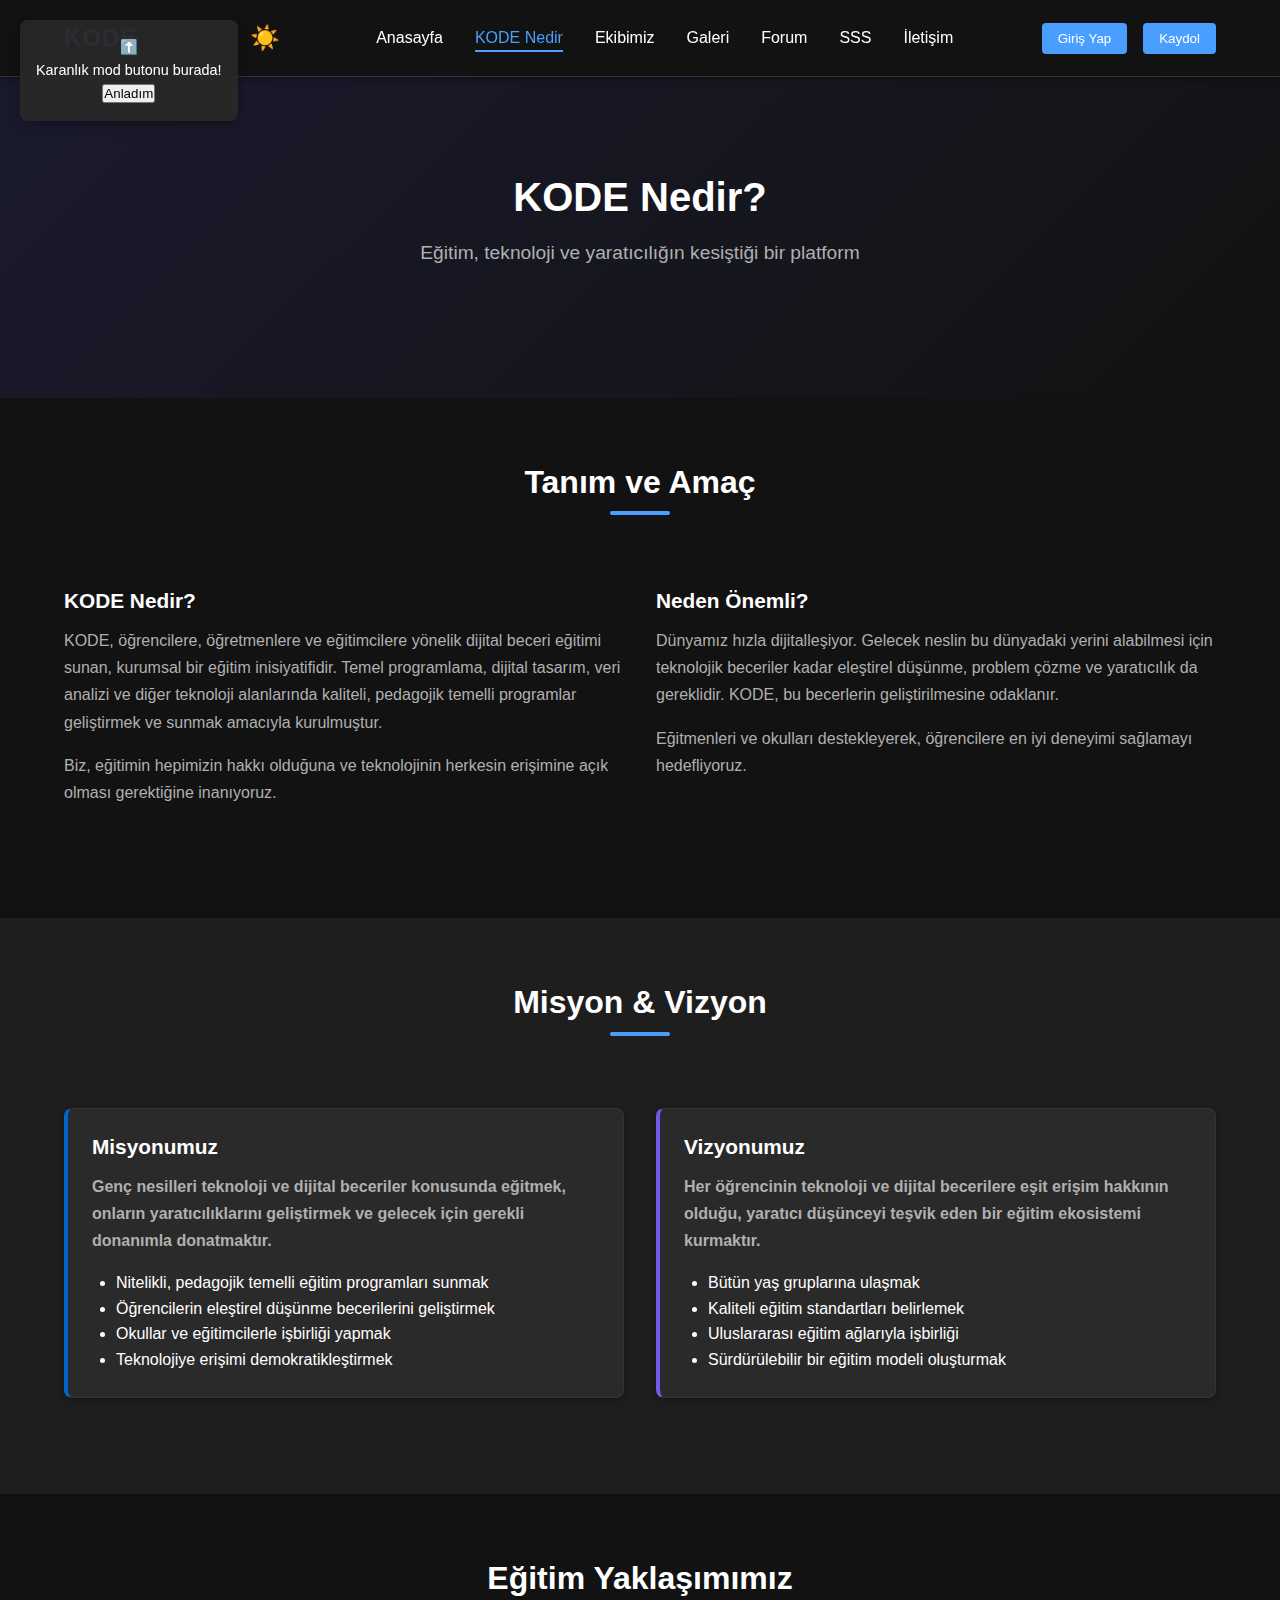
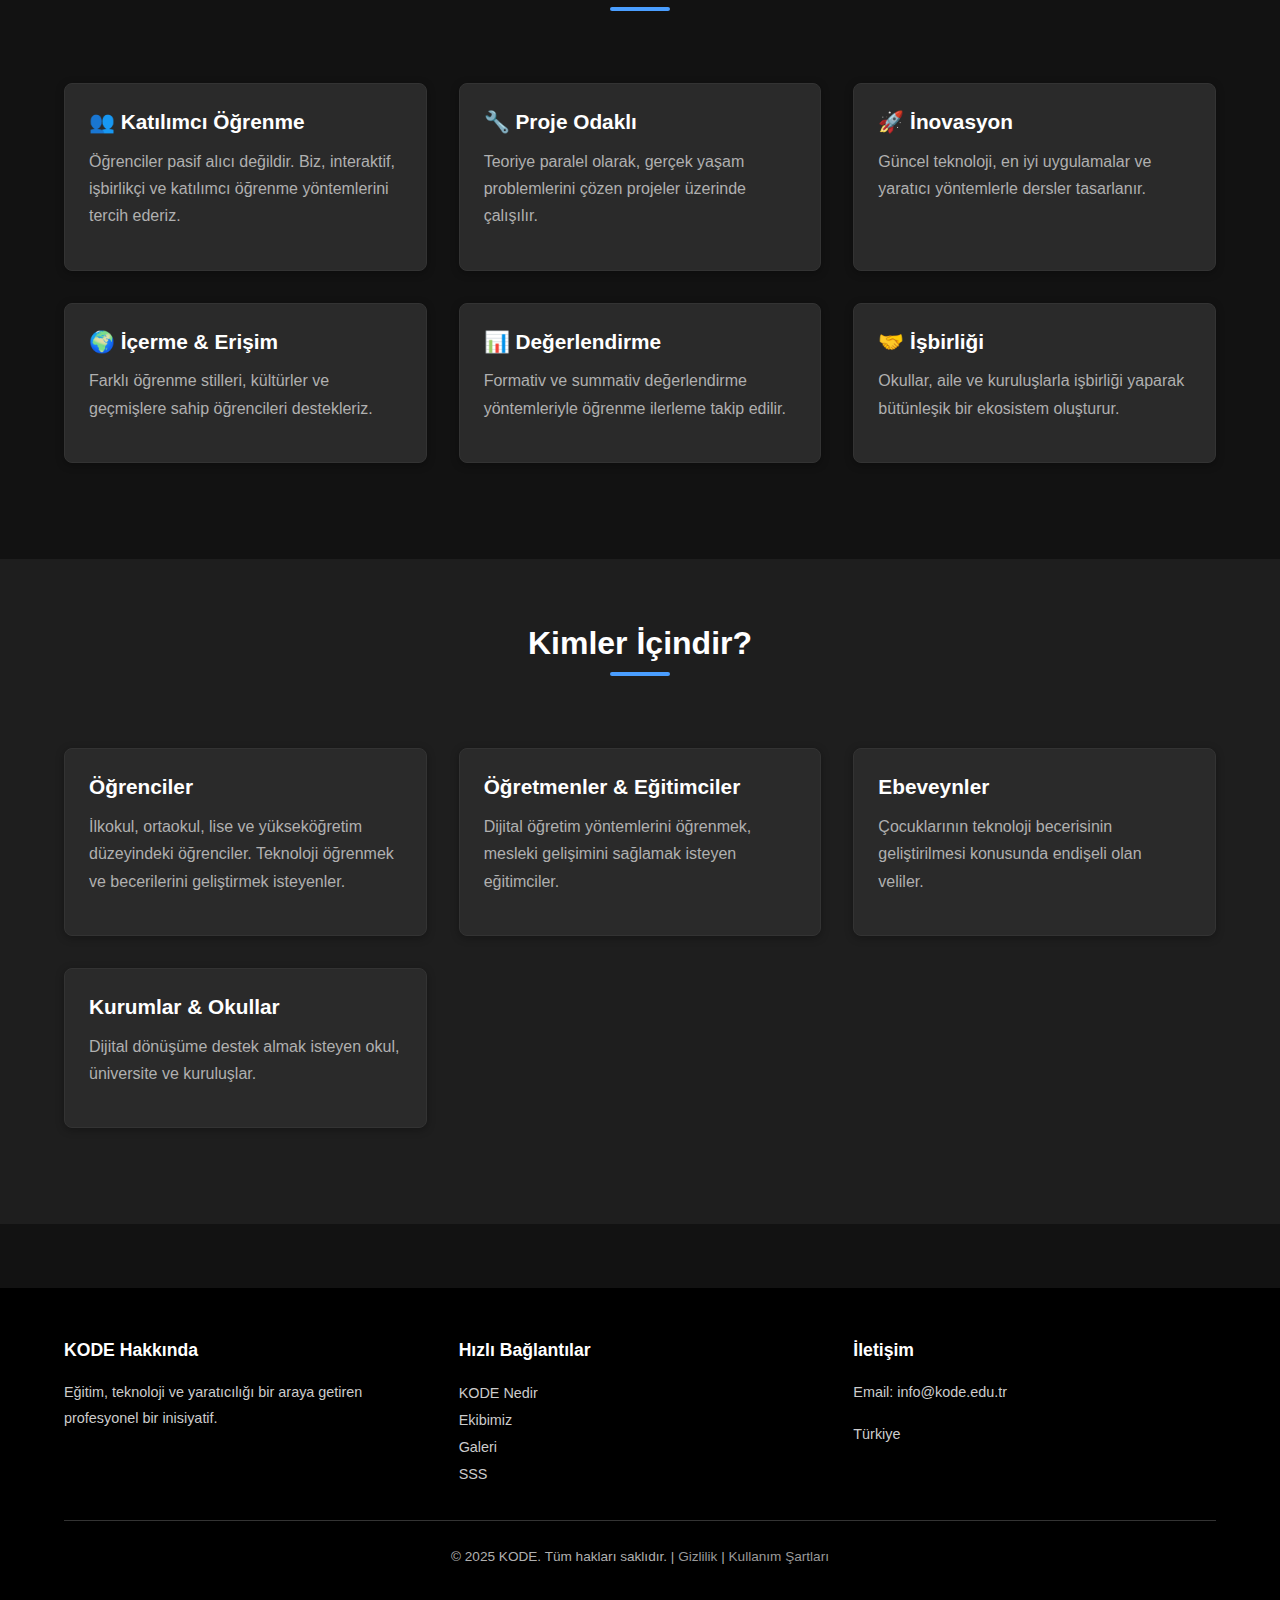
<file: kode-nedir.html>
<!DOCTYPE html>
<html lang="tr">
<head>
    <meta charset="UTF-8">
    <meta name="viewport" content="width=device-width, initial-scale=1.0">
    <meta name="description" content="KODE - Nedir, Misyonu, Vizyonu ve Eğitim Yaklaşımı">
    <title>KODE Nedir | KODE</title>
    <link rel="stylesheet" href="css/style.css">
</head>
<body>
    <!-- Header & Navigation -->
    <header>
        <div class="container">
            <nav>
                <div class="logo">KODE</div>
                <div class="theme-toggle">
                    <button id="theme-toggle-btn" class="theme-btn">🌙</button>
                </div>
                <ul class="nav-menu">
                    <li><a href="index.html">Anasayfa</a></li>
                    <li><a href="kode-nedir.html" class="active">KODE Nedir</a></li>
                    <li><a href="ekibimiz.html">Ekibimiz</a></li>
                    <li><a href="galeri.html">Galeri</a></li>
                    <li><a href="forum.html">Forum</a></li>
                    <li><a href="sss.html">SSS</a></li>
                    <li><a href="iletisim.html">İletişim</a></li>
                </ul>
                <div class="user-menu" id="user-menu">
                    <button id="login-btn">Giriş Yap</button>
                    <button id="register-btn">Kaydol</button>
                </div>
            </nav>
        </div>
    </header>

    <!-- Hero Section -->
    <section class="hero">
        <div class="container">
            <h1>KODE Nedir?</h1>
            <p>Eğitim, teknoloji ve yaratıcılığın kesiştiği bir platform</p>
        </div>
    </section>

    <!-- Ana Tanım -->
    <section>
        <div class="container">
            <div class="section-title">
                <h2>Tanım ve Amaç</h2>
            </div>
            <div class="grid grid-2">
                <div>
                    <h3>KODE Nedir?</h3>
                    <p>KODE, öğrencilere, öğretmenlere ve eğitimcilere yönelik dijital beceri eğitimi sunan, kurumsal bir eğitim inisiyatifidir. Temel programlama, dijital tasarım, veri analizi ve diğer teknoloji alanlarında kaliteli, pedagojik temelli programlar geliştirmek ve sunmak amacıyla kurulmuştur.</p>
                    <p>Biz, eğitimin hepimizin hakkı olduğuna ve teknolojinin herkesin erişimine açık olması gerektiğine inanıyoruz.</p>
                </div>
                <div>
                    <h3>Neden Önemli?</h3>
                    <p>Dünyamız hızla dijitalleşiyor. Gelecek neslin bu dünyadaki yerini alabilmesi için teknolojik beceriler kadar eleştirel düşünme, problem çözme ve yaratıcılık da gereklidir. KODE, bu becerlerin geliştirilmesine odaklanır.</p>
                    <p>Eğitmenleri ve okulları destekleyerek, öğrencilere en iyi deneyimi sağlamayı hedefliyoruz.</p>
                </div>
            </div>
        </div>
    </section>

    <!-- Misyon ve Vizyon -->
    <section>
        <div class="container">
            <div class="section-title">
                <h2>Misyon & Vizyon</h2>
            </div>
            <div class="grid grid-2">
                <div class="card" style="border-left: 4px solid #0066cc;">
                    <h3>Misyonumuz</h3>
                    <p><strong>Genç nesilleri teknoloji ve dijital beceriler konusunda eğitmek, onların yaratıcılıklarını geliştirmek ve gelecek için gerekli donanımla donatmaktır.</strong></p>
                    <ul style="margin-top: 1rem; padding-left: 1.5rem;">
                        <li>Nitelikli, pedagojik temelli eğitim programları sunmak</li>
                        <li>Öğrencilerin eleştirel düşünme becerilerini geliştirmek</li>
                        <li>Okullar ve eğitimcilerle işbirliği yapmak</li>
                        <li>Teknolojiye erişimi demokratikleştirmek</li>
                    </ul>
                </div>
                <div class="card" style="border-left: 4px solid #6c5ce7;">
                    <h3>Vizyonumuz</h3>
                    <p><strong>Her öğrencinin teknoloji ve dijital becerilere eşit erişim hakkının olduğu, yaratıcı düşünceyi teşvik eden bir eğitim ekosistemi kurmaktır.</strong></p>
                    <ul style="margin-top: 1rem; padding-left: 1.5rem;">
                        <li>Bütün yaş gruplarına ulaşmak</li>
                        <li>Kaliteli eğitim standartları belirlemek</li>
                        <li>Uluslararası eğitim ağlarıyla işbirliği</li>
                        <li>Sürdürülebilir bir eğitim modeli oluşturmak</li>
                    </ul>
                </div>
            </div>
        </div>
    </section>

    <!-- Eğitim Yaklaşımı -->
    <section>
        <div class="container">
            <div class="section-title">
                <h2>Eğitim Yaklaşımımız</h2>
            </div>
            <div class="grid grid-3">
                <div class="card">
                    <h3>👥 Katılımcı Öğrenme</h3>
                    <p>Öğrenciler pasif alıcı değildir. Biz, interaktif, işbirlikçi ve katılımcı öğrenme yöntemlerini tercih ederiz.</p>
                </div>
                <div class="card">
                    <h3>🔧 Proje Odaklı</h3>
                    <p>Teoriye paralel olarak, gerçek yaşam problemlerini çözen projeler üzerinde çalışılır.</p>
                </div>
                <div class="card">
                    <h3>🚀 İnovasyon</h3>
                    <p>Güncel teknoloji, en iyi uygulamalar ve yaratıcı yöntemlerle dersler tasarlanır.</p>
                </div>
                <div class="card">
                    <h3>🌍 İçerme & Erişim</h3>
                    <p>Farklı öğrenme stilleri, kültürler ve geçmişlere sahip öğrencileri destekleriz.</p>
                </div>
                <div class="card">
                    <h3>📊 Değerlendirme</h3>
                    <p>Formativ ve summativ değerlendirme yöntemleriyle öğrenme ilerleme takip edilir.</p>
                </div>
                <div class="card">
                    <h3>🤝 İşbirliği</h3>
                    <p>Okullar, aile ve kuruluşlarla işbirliği yaparak bütünleşik bir ekosistem oluşturur.</p>
                </div>
            </div>
        </div>
    </section>

    <!-- Kimler için? -->
    <section>
        <div class="container">
            <div class="section-title">
                <h2>Kimler İçindir?</h2>
            </div>
            <div class="grid grid-2">
                <div class="card">
                    <h3>Öğrenciler</h3>
                    <p>İlkokul, ortaokul, lise ve yükseköğretim düzeyindeki öğrenciler. Teknoloji öğrenmek ve becerilerini geliştirmek isteyenler.</p>
                </div>
                <div class="card">
                    <h3>Öğretmenler & Eğitimciler</h3>
                    <p>Dijital öğretim yöntemlerini öğrenmek, mesleki gelişimini sağlamak isteyen eğitimciler.</p>
                </div>
                <div class="card">
                    <h3>Ebeveynler</h3>
                    <p>Çocuklarının teknoloji becerisinin geliştirilmesi konusunda endişeli olan veliler.</p>
                </div>
                <div class="card">
                    <h3>Kurumlar & Okullar</h3>
                    <p>Dijital dönüşüme destek almak isteyen okul, üniversite ve kuruluşlar.</p>
                </div>
            </div>
        </div>
    </section>

    <!-- Footer -->
    <footer>
        <div class="container">
            <div class="footer-content">
                <div class="footer-section">
                    <h4>KODE Hakkında</h4>
                    <p>Eğitim, teknoloji ve yaratıcılığı bir araya getiren profesyonel bir inisiyatif.</p>
                </div>
                <div class="footer-section">
                    <h4>Hızlı Bağlantılar</h4>
                    <a href="kode-nedir.html">KODE Nedir</a><br>
                    <a href="ekibimiz.html">Ekibimiz</a><br>
                    <a href="galeri.html">Galeri</a><br>
                    <a href="sss.html">SSS</a>
                </div>
                <div class="footer-section">
                    <h4>İletişim</h4>
                    <p>Email: <a href="mailto:info@kode.edu.tr">info@kode.edu.tr</a></p>
                    <p>Türkiye</p>
                </div>
            </div>
            <div class="footer-bottom">
                <p>&copy; 2025 KODE. Tüm hakları saklıdır. | <a href="gizlilik.html" style="color: #999999;">Gizlilik</a> | <a href="kullanim-sartlari.html" style="color: #999999;">Kullanım Şartları</a></p>
            </div>
        </div>
    </footer>

    <script src="js/main.js"></script>
</body>
</html>
</file>
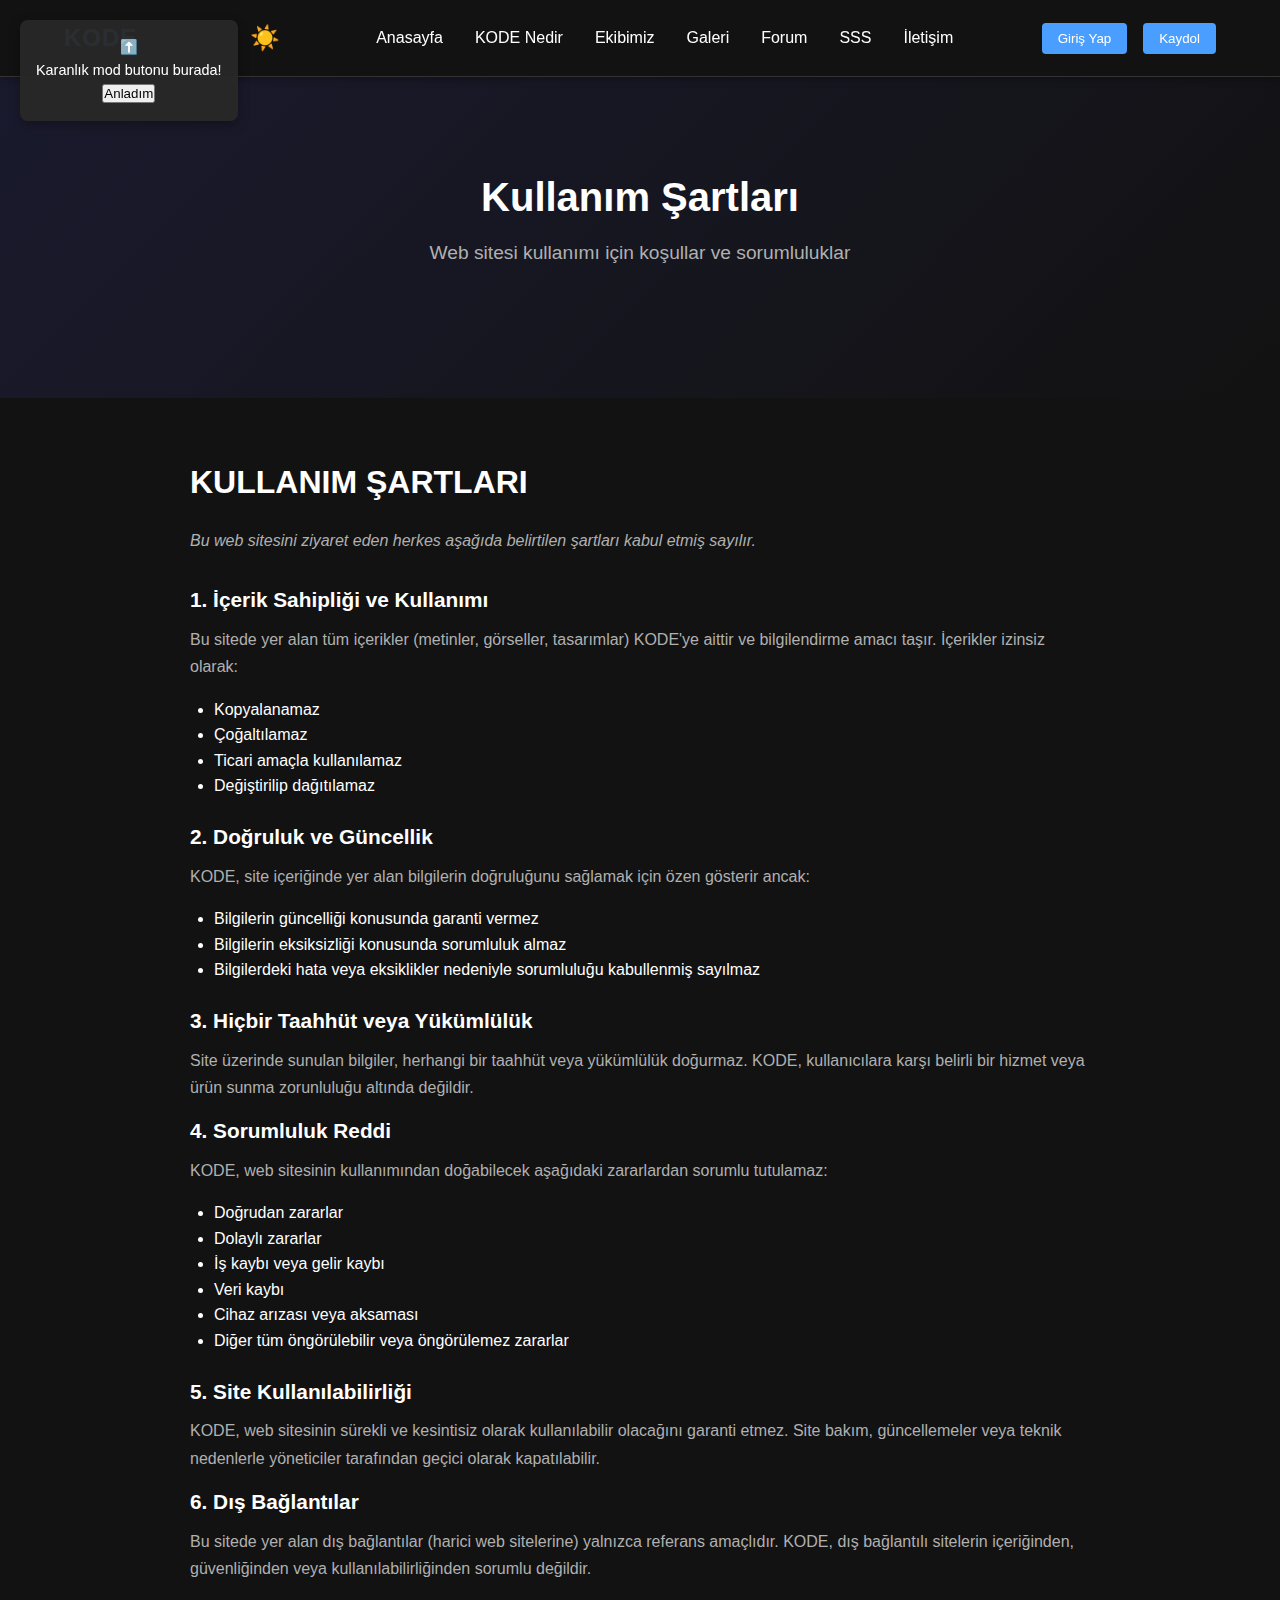
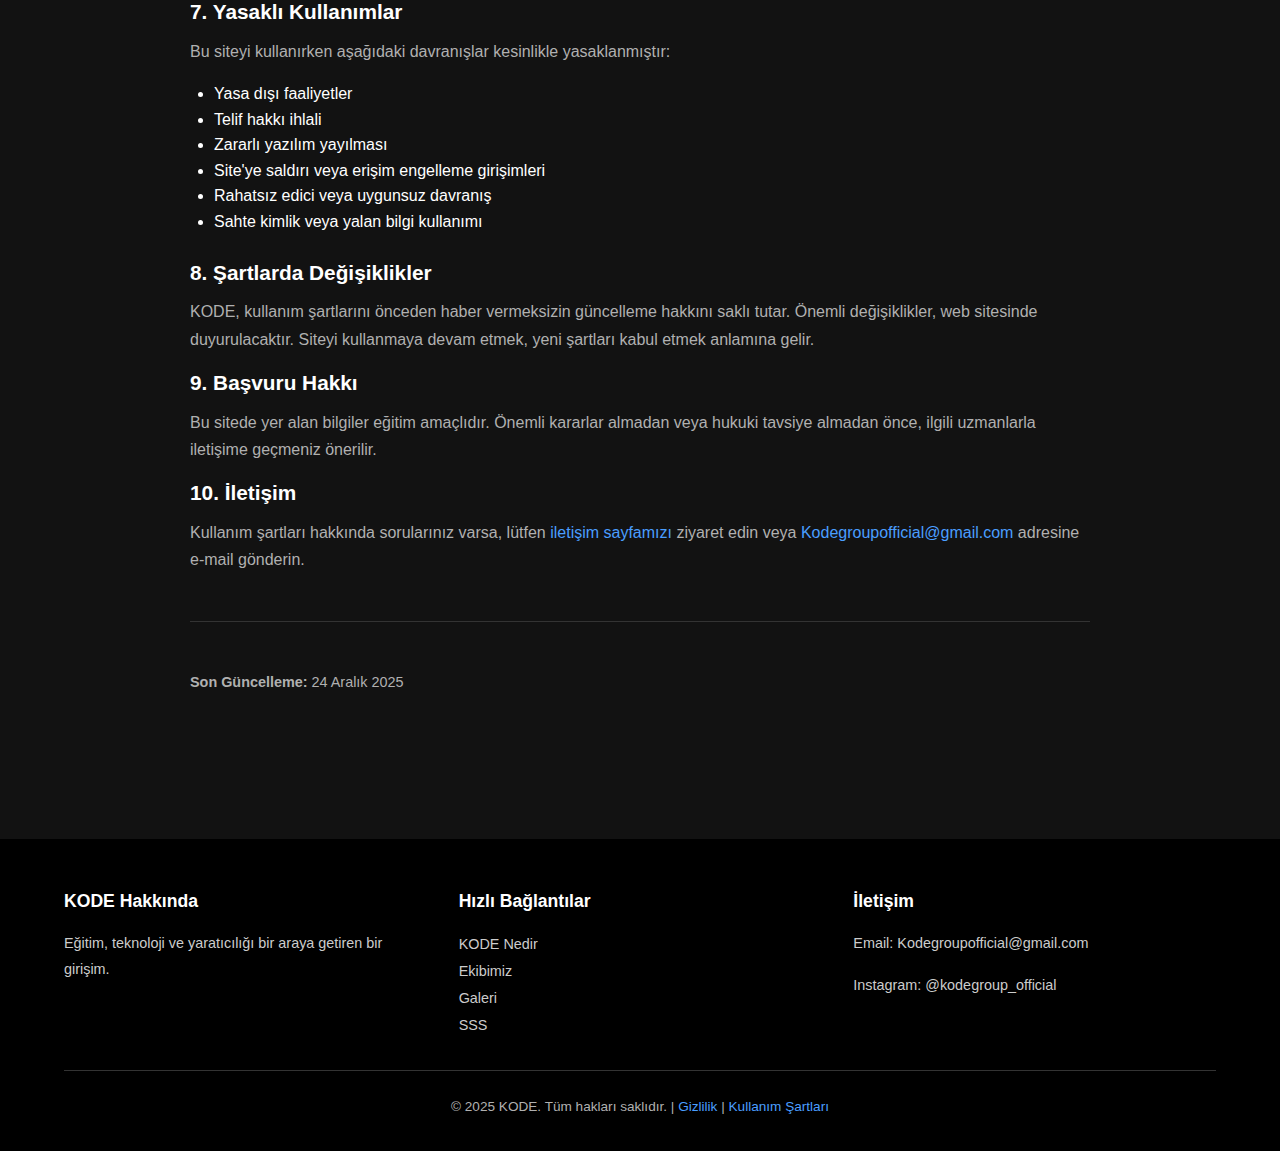
<file: kullanim-sartlari.html>
<!DOCTYPE html>
<html lang="tr">
<head>
    <meta charset="UTF-8">
    <meta name="viewport" content="width=device-width, initial-scale=1.0">
    <meta name="description" content="KODE - Kullanım Şartları">
    <title>Kullanım Şartları | KODE</title>
    <link rel="stylesheet" href="css/style.css">
</head>
<body>
    <!-- Header & Navigation -->
    <header>
        <div class="container">
            <nav>
                <div class="logo">KODE</div>
                <div class="theme-toggle">
                    <button id="theme-toggle-btn" class="theme-btn">🌙</button>
                </div>
                <ul class="nav-menu">
                    <li><a href="index.html">Anasayfa</a></li>
                    <li><a href="kode-nedir.html">KODE Nedir</a></li>
                    <li><a href="ekibimiz.html">Ekibimiz</a></li>
                    <li><a href="galeri.html">Galeri</a></li>
                    <li><a href="forum.html">Forum</a></li>
                    <li><a href="sss.html">SSS</a></li>
                    <li><a href="iletisim.html">İletişim</a></li>
                </ul>
                <div class="user-menu" id="user-menu">
                    <button id="login-btn">Giriş Yap</button>
                    <button id="register-btn">Kaydol</button>
                </div>
            </nav>
        </div>
    </header>

    <!-- Hero Section -->
    <section class="hero">
        <div class="container">
            <h1>Kullanım Şartları</h1>
            <p>Web sitesi kullanımı için koşullar ve sorumluluklar</p>
        </div>
    </section>

    <!-- Content -->
    <section>
        <div class="container">
            <div style="max-width: 900px; margin: 0 auto;">
                <h2>KULLANIM ŞARTLARI</h2>
                
                <p style="font-style: italic; color: var(--text-light); margin-bottom: 2rem;">
                    Bu web sitesini ziyaret eden herkes aşağıda belirtilen şartları kabul etmiş sayılır.
                </p>

                <h3>1. İçerik Sahipliği ve Kullanımı</h3>
                <p>Bu sitede yer alan tüm içerikler (metinler, görseller, tasarımlar) KODE'ye aittir ve bilgilendirme amacı taşır. İçerikler izinsiz olarak:</p>
                <ul style="margin-left: 1.5rem; margin-bottom: 1.5rem;">
                    <li>Kopyalanamaz</li>
                    <li>Çoğaltılamaz</li>
                    <li>Ticari amaçla kullanılamaz</li>
                    <li>Değiştirilip dağıtılamaz</li>
                </ul>

                <h3>2. Doğruluk ve Güncellik</h3>
                <p>KODE, site içeriğinde yer alan bilgilerin doğruluğunu sağlamak için özen gösterir ancak:</p>
                <ul style="margin-left: 1.5rem; margin-bottom: 1.5rem;">
                    <li>Bilgilerin güncelliği konusunda garanti vermez</li>
                    <li>Bilgilerin eksiksizliği konusunda sorumluluk almaz</li>
                    <li>Bilgilerdeki hata veya eksiklikler nedeniyle sorumluluğu kabullenmiş sayılmaz</li>
                </ul>

                <h3>3. Hiçbir Taahhüt veya Yükümlülük</h3>
                <p>Site üzerinde sunulan bilgiler, herhangi bir taahhüt veya yükümlülük doğurmaz. KODE, kullanıcılara karşı belirli bir hizmet veya ürün sunma zorunluluğu altında değildir.</p>

                <h3>4. Sorumluluk Reddi</h3>
                <p>KODE, web sitesinin kullanımından doğabilecek aşağıdaki zararlardan sorumlu tutulamaz:</p>
                <ul style="margin-left: 1.5rem; margin-bottom: 1.5rem;">
                    <li>Doğrudan zararlar</li>
                    <li>Dolaylı zararlar</li>
                    <li>İş kaybı veya gelir kaybı</li>
                    <li>Veri kaybı</li>
                    <li>Cihaz arızası veya aksaması</li>
                    <li>Diğer tüm öngörülebilir veya öngörülemez zararlar</li>
                </ul>

                <h3>5. Site Kullanılabilirliği</h3>
                <p>KODE, web sitesinin sürekli ve kesintisiz olarak kullanılabilir olacağını garanti etmez. Site bakım, güncellemeler veya teknik nedenlerle yöneticiler tarafından geçici olarak kapatılabilir.</p>

                <h3>6. Dış Bağlantılar</h3>
                <p>Bu sitede yer alan dış bağlantılar (harici web sitelerine) yalnızca referans amaçlıdır. KODE, dış bağlantılı sitelerin içeriğinden, güvenliğinden veya kullanılabilirliğinden sorumlu değildir.</p>

                <h3>7. Yasaklı Kullanımlar</h3>
                <p>Bu siteyi kullanırken aşağıdaki davranışlar kesinlikle yasaklanmıştır:</p>
                <ul style="margin-left: 1.5rem; margin-bottom: 1.5rem;">
                    <li>Yasa dışı faaliyetler</li>
                    <li>Telif hakkı ihlali</li>
                    <li>Zararlı yazılım yayılması</li>
                    <li>Site'ye saldırı veya erişim engelleme girişimleri</li>
                    <li>Rahatsız edici veya uygunsuz davranış</li>
                    <li>Sahte kimlik veya yalan bilgi kullanımı</li>
                </ul>

                <h3>8. Şartlarda Değişiklikler</h3>
                <p>KODE, kullanım şartlarını önceden haber vermeksizin güncelleme hakkını saklı tutar. Önemli değişiklikler, web sitesinde duyurulacaktır. Siteyi kullanmaya devam etmek, yeni şartları kabul etmek anlamına gelir.</p>

                <h3>9. Başvuru Hakkı</h3>
                <p>Bu sitede yer alan bilgiler eğitim amaçlıdır. Önemli kararlar almadan veya hukuki tavsiye almadan önce, ilgili uzmanlarla iletişime geçmeniz önerilir.</p>

                <h3>10. İletişim</h3>
                <p>Kullanım şartları hakkında sorularınız varsa, lütfen <a href="iletisim.html">iletişim sayfamızı</a> ziyaret edin veya <a href="mailto:Kodegroupofficial@gmail.com">Kodegroupofficial@gmail.com</a> adresine e-mail gönderin.</p>

                <hr style="margin: 3rem 0; border: none; border-top: 1px solid var(--border-light);">

                <p style="color: var(--text-light); font-size: 0.9rem;">
                    <strong>Son Güncelleme:</strong> 24 Aralık 2025
                </p>
            </div>
        </div>
    </section>

    <!-- Footer -->
    <footer>
        <div class="container">
            <div class="footer-content">
                <div class="footer-section">
                    <h4>KODE Hakkında</h4>
                    <p>Eğitim, teknoloji ve yaratıcılığı bir araya getiren bir girişim.</p>
                </div>
                <div class="footer-section">
                    <h4>Hızlı Bağlantılar</h4>
                    <a href="kode-nedir.html">KODE Nedir</a><br>
                    <a href="ekibimiz.html">Ekibimiz</a><br>
                    <a href="galeri.html">Galeri</a><br>
                    <a href="sss.html">SSS</a>
                </div>
                <div class="footer-section">
                    <h4>İletişim</h4>
                    <p>Email: <a href="mailto:Kodegroupofficial@gmail.com">Kodegroupofficial@gmail.com</a></p>
                    <p>Instagram: <a href="https://instagram.com/kodegroup_official" target="_blank">@kodegroup_official</a></p>
                </div>
            </div>
            <div class="footer-bottom">
                <p>&copy; 2025 KODE. Tüm hakları saklıdır. | <a href="gizlilik.html">Gizlilik</a> | <a href="kullanim-sartlari.html">Kullanım Şartları</a></p>
            </div>
        </div>
    </footer>

    <script src="js/main.js"></script>
</body>
</html>
</file>
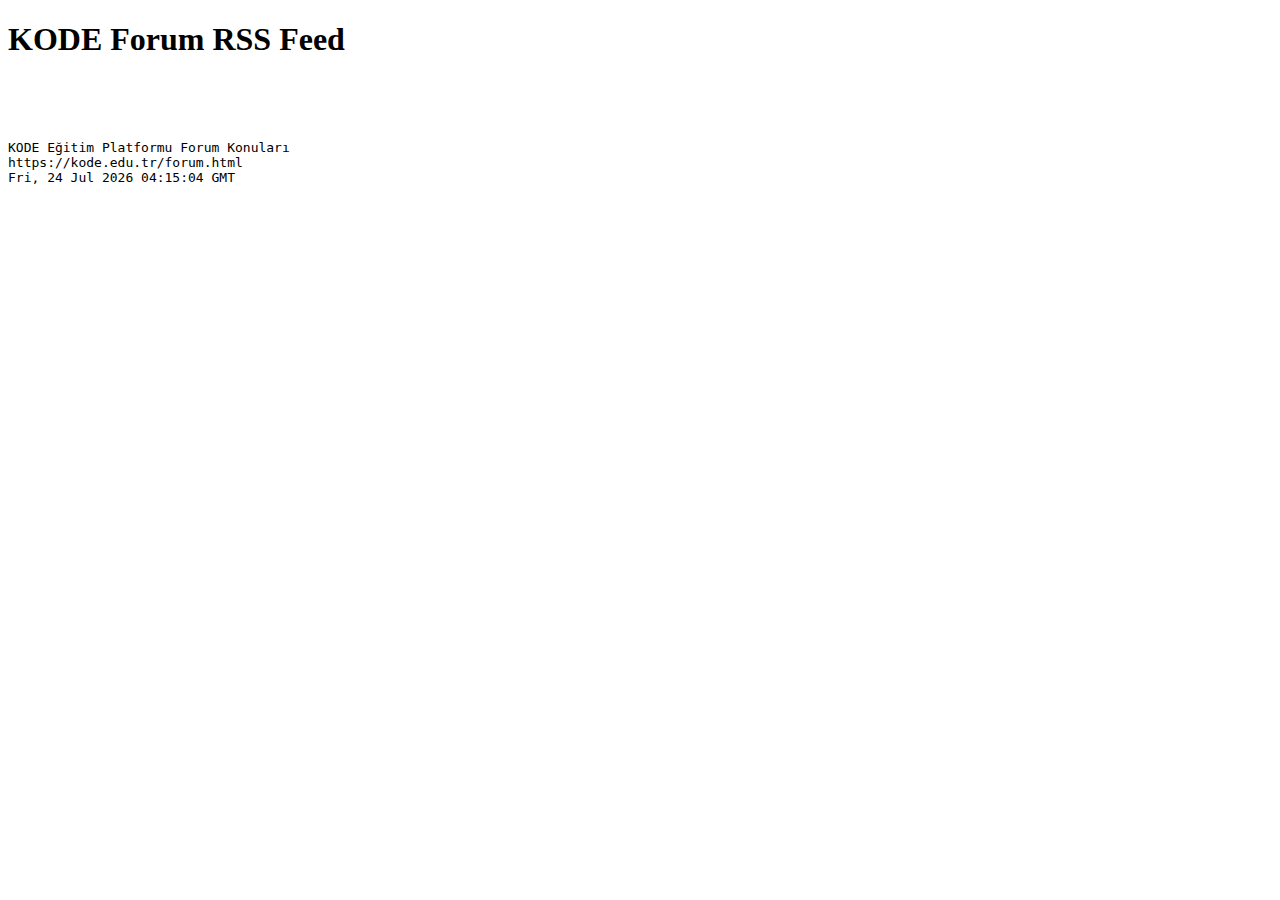
<file: rss.html>
<!DOCTYPE html>
<html lang="tr">
<head>
    <meta charset="UTF-8">
    <meta name="viewport" content="width=device-width, initial-scale=1.0">
    <title>RSS Feed | KODE</title>
</head>
<body>
    <h1>KODE Forum RSS Feed</h1>
    <div id="rss-content"></div>
    <script>
        function generateRSS() {
            const topics = JSON.parse(localStorage.getItem('topics')) || [];
            let rss = `<?xml version="1.0" encoding="UTF-8"?>
<rss version="2.0">
<channel>
<title>KODE Forum</title>
<description>KODE Eğitim Platformu Forum Konuları</description>
<link>https://kode.edu.tr/forum.html</link>
<lastBuildDate>${new Date().toUTCString()}</lastBuildDate>
`;
            topics.forEach(topic => {
                rss += `
<item>
<title>${topic.title}</title>
<description>${topic.content}</description>
<link>https://kode.edu.tr/forum.html#topic-${topic.id}</link>
<author>${topic.author}</author>
<pubDate>${new Date(topic.date).toUTCString()}</pubDate>
</item>`;
            });
            rss += `
</channel>
</rss>`;
            document.getElementById('rss-content').innerHTML = `<pre>${rss}</pre>`;
        }
        generateRSS();
    </script>
</body>
</html>
</file>
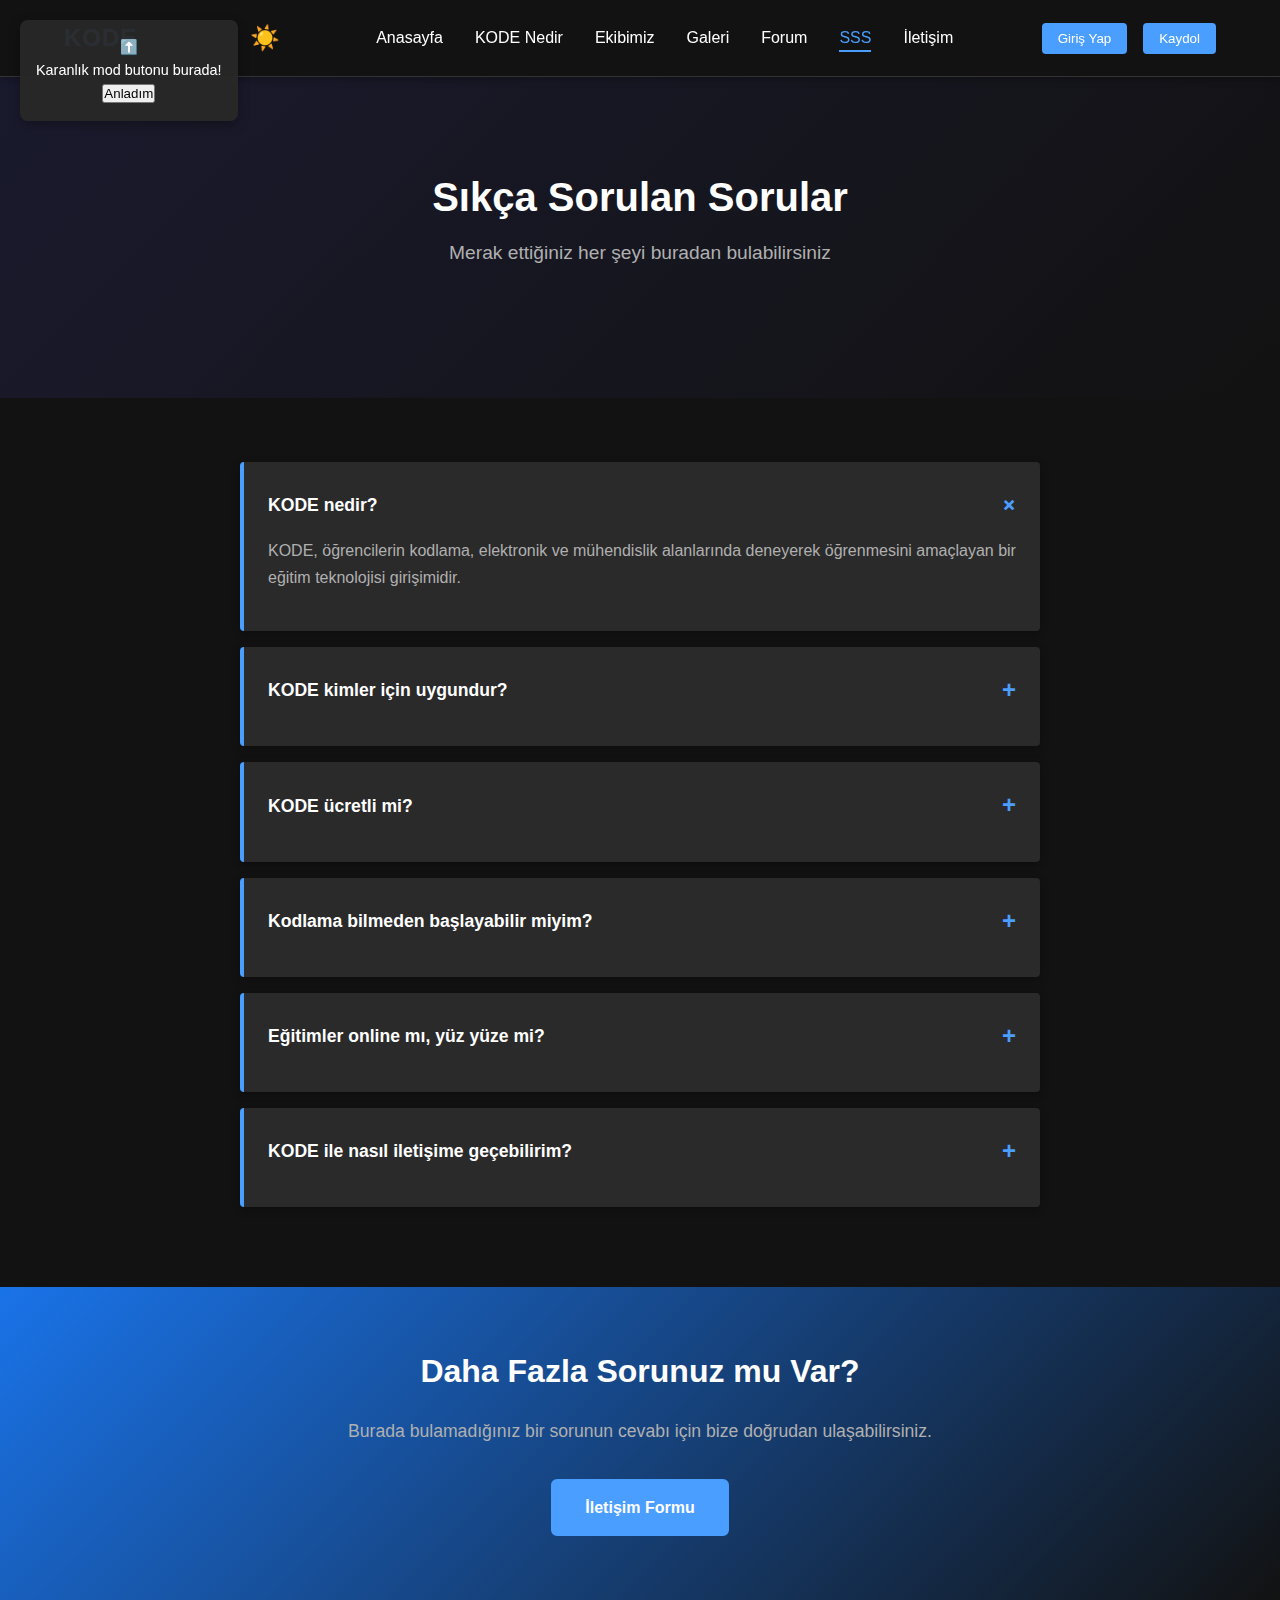
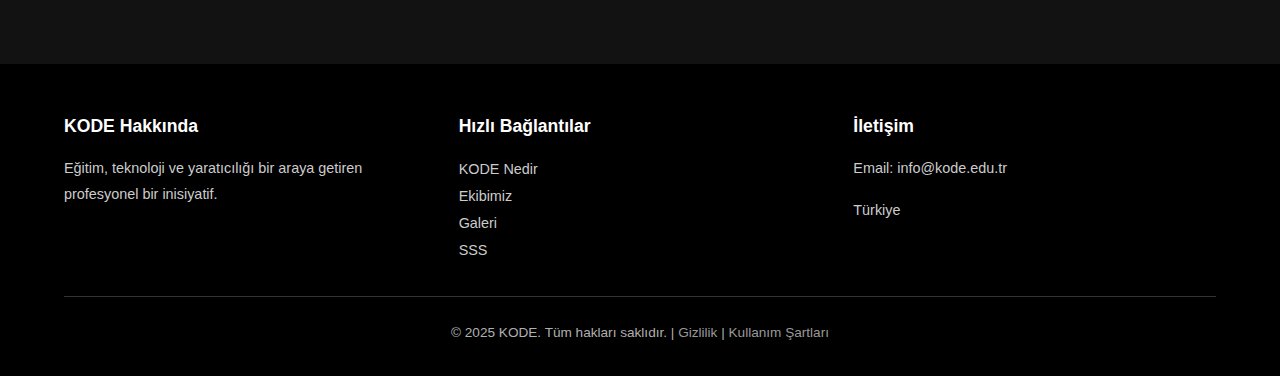
<file: sss.html>
<!DOCTYPE html>
<html lang="tr">
<head>
    <meta charset="UTF-8">
    <meta name="viewport" content="width=device-width, initial-scale=1.0">
    <meta name="description" content="KODE - Sıkça Sorulan Sorular">
    <title>Sıkça Sorulan Sorular | KODE</title>
    <link rel="stylesheet" href="css/style.css">
</head>
<body>
    <!-- Header & Navigation -->
    <header>
        <div class="container">
            <nav>
                <div class="logo">KODE</div>
                <div class="theme-toggle">
                    <button id="theme-toggle-btn" class="theme-btn">🌙</button>
                </div>
                <ul class="nav-menu">
                    <li><a href="index.html">Anasayfa</a></li>
                    <li><a href="kode-nedir.html">KODE Nedir</a></li>
                    <li><a href="ekibimiz.html">Ekibimiz</a></li>
                    <li><a href="galeri.html">Galeri</a></li>
                    <li><a href="forum.html">Forum</a></li>
                    <li><a href="sss.html" class="active">SSS</a></li>
                    <li><a href="iletisim.html">İletişim</a></li>
                </ul>
                <div class="user-menu" id="user-menu">
                    <button id="login-btn">Giriş Yap</button>
                    <button id="register-btn">Kaydol</button>
                </div>
            </nav>
        </div>
    </header>

    <!-- Hero Section -->
    <section class="hero">
        <div class="container">
            <h1>Sıkça Sorulan Sorular</h1>
            <p>Merak ettiğiniz her şeyi buradan bulabilirsiniz</p>
        </div>
    </section>

    <!-- FAQ Section -->
    <section>
        <div class="container">
            <div style="max-width: 800px; margin: 0 auto;">
                <!-- FAQ 1 -->
                <div class="faq-item open">
                    <div class="faq-question">KODE nedir?</div>
                    <div class="faq-answer">
                        <p>KODE, öğrencilerin kodlama, elektronik ve mühendislik alanlarında deneyerek öğrenmesini amaçlayan bir eğitim teknolojisi girişimidir.</p>
                    </div>
                </div>

                <!-- FAQ 2 -->
                <div class="faq-item">
                    <div class="faq-question">KODE kimler için uygundur?</div>
                    <div class="faq-answer">
                        <p>KODE; ortaokul, lise ve üniversite seviyesindeki öğrenciler, öğretmenler ve teknolojiye ilgi duyan herkes için uygundur.</p>
                    </div>
                </div>

                <!-- FAQ 3 -->
                <div class="faq-item">
                    <div class="faq-question">KODE ücretli mi?</div>
                    <div class="faq-answer">
                        <p>KODE kapsamında hem ücretsiz eğitim içerikleri hem de donanım tabanlı ürünler sunulması planlanmaktadır. Detaylar proje bazlı olarak paylaşılır.</p>
                    </div>
                </div>

                <!-- FAQ 4 -->
                <div class="faq-item">
                    <div class="faq-question">Kodlama bilmeden başlayabilir miyim?</div>
                    <div class="faq-answer">
                        <p>Evet. KODE projeleri, sıfırdan başlayanlar düşünülerek tasarlanmıştır. Temel seviyeden ileri seviyeye doğru ilerleyen bir yapı hedeflenir.</p>
                    </div>
                </div>

                <!-- FAQ 5 -->
                <div class="faq-item">
                    <div class="faq-question">Eğitimler online mı, yüz yüze mi?</div>
                    <div class="faq-answer">
                        <p>KODE, hem online içerikler hem de ilerleyen süreçte yüz yüze atölye çalışmalarını desteklemeyi amaçlamaktadır.</p>
                    </div>
                </div>

                <!-- FAQ 6 -->
                <div class="faq-item">
                    <div class="faq-question">KODE ile nasıl iletişime geçebilirim?</div>
                    <div class="faq-answer">
                        <p>İletişim sayfasında yer alan e-posta adresi ve iletişim formu üzerinden KODE ekibine ulaşabilirsiniz.</p>
                    </div>
                </div>
            </div>
        </div>
    </section>

    <!-- CTA Section -->
    <section style="background: linear-gradient(135deg, var(--primary-dark) 0%, var(--bg-light) 100%); text-align: center;">
        <div class="container">
            <h2>Daha Fazla Sorunuz mu Var?</h2>
            <p style="font-size: 1.1rem; margin-bottom: 2rem;">Burada bulamadığınız bir sorunun cevabı için bize doğrudan ulaşabilirsiniz.</p>
            <a href="iletisim.html" class="cta-button">İletişim Formu</a>
        </div>
    </section>

    <!-- Footer -->
    <footer>
        <div class="container">
            <div class="footer-content">
                <div class="footer-section">
                    <h4>KODE Hakkında</h4>
                    <p>Eğitim, teknoloji ve yaratıcılığı bir araya getiren profesyonel bir inisiyatif.</p>
                </div>
                <div class="footer-section">
                    <h4>Hızlı Bağlantılar</h4>
                    <a href="kode-nedir.html">KODE Nedir</a><br>
                    <a href="ekibimiz.html">Ekibimiz</a><br>
                    <a href="galeri.html">Galeri</a><br>
                    <a href="sss.html">SSS</a>
                </div>
                <div class="footer-section">
                    <h4>İletişim</h4>
                    <p>Email: <a href="mailto:info@kode.edu.tr">info@kode.edu.tr</a></p>
                    <p>Türkiye</p>
                </div>
            </div>
            <div class="footer-bottom">
                <p>&copy; 2025 KODE. Tüm hakları saklıdır. | <a href="gizlilik.html" style="color: #999999;">Gizlilik</a> | <a href="kullanim-sartlari.html" style="color: #999999;">Kullanım Şartları</a></p>
            </div>
        </div>
    </footer>

    <script src="js/main.js"></script>
</body>
</html>
</file>
<file: css/style.css>
/* ==========================================
   KODE - Professional Educational Website
   ========================================== */

/* Root Variables */
:root {
    --primary-color: #0066cc;
    --primary-dark: #004ba6;
    --primary-light: #e6f0ff;
    --text-dark: #1a1a1a;
    --text-light: #666666;
    --bg-light: #f9f9f9;
    --border-light: #e0e0e0;
    --shadow-soft: 0 2px 8px rgba(0, 0, 0, 0.08);
    --shadow-medium: 0 4px 12px rgba(0, 0, 0, 0.12);
    --spacing-unit: 1rem;
}

/* Dark Mode Variables */
[data-theme="dark"] {
    --primary-color: #4a9eff;
    --primary-dark: #1a73e8;
    --primary-light: #1a1a2e;
    --text-dark: #ffffff;
    --text-light: #b0b0b0;
    --bg-light: #121212;
    --border-light: #333333;
    --shadow-soft: 0 2px 8px rgba(0, 0, 0, 0.3);
    --shadow-medium: 0 4px 12px rgba(0, 0, 0, 0.4);
}

[data-theme="dark"] body {
    background-color: var(--bg-light);
    color: var(--text-dark);
}

/* Reset & Base Styles */
* {
    margin: 0;
    padding: 0;
    box-sizing: border-box;
}

html {
    scroll-behavior: smooth;
}

body {
    font-family: -apple-system, BlinkMacSystemFont, 'Segoe UI', 'Roboto', 'Oxygen',
        'Ubuntu', 'Cantarell', 'Fira Sans', 'Droid Sans', 'Helvetica Neue',
        sans-serif;
    color: var(--text-dark);
    background-color: white;
    line-height: 1.6;
    font-size: 16px;
}

/* Typography */
h1 {
    font-size: 2.5rem;
    font-weight: 700;
    line-height: 1.2;
    margin-bottom: 1rem;
}

h2 {
    font-size: 2rem;
    font-weight: 700;
    line-height: 1.3;
    margin-bottom: 1.5rem;
    color: var(--text-dark);
}

h3 {
    font-size: 1.3rem;
    font-weight: 600;
    line-height: 1.3;
    margin-bottom: 0.8rem;
    color: var(--text-dark);
}

h4 {
    font-size: 1.1rem;
    font-weight: 600;
    margin-bottom: 0.5rem;
}

p {
    margin-bottom: 1rem;
    color: var(--text-light);
    line-height: 1.7;
}

a {
    color: var(--primary-color);
    text-decoration: none;
    transition: color 0.3s ease;
}

a:hover {
    color: var(--primary-dark);
    text-decoration: underline;
}

/* Container */
.container {
    max-width: 1200px;
    margin: 0 auto;
    padding: 0 1.5rem;
}

/* Header & Navigation */
header {
    background-color: white;
    border-bottom: 1px solid var(--border-light);
    position: sticky;
    top: 0;
    z-index: 100;
    box-shadow: var(--shadow-soft);
    transition: background-color 0.3s ease;
}

[data-theme="dark"] header {
    background-color: var(--bg-light);
}

nav {
    display: flex;
    justify-content: space-between;
    align-items: center;
    padding: 1rem 0;
}

.theme-toggle {
    margin-left: 1rem;
}

.theme-btn {
    background: none;
    border: none;
    font-size: 1.5rem;
    cursor: pointer;
    padding: 0.5rem;
    border-radius: 50%;
    transition: background-color 0.3s ease;
}

.theme-btn:hover {
    background-color: var(--bg-light);
}

.logo {
    font-size: 1.5rem;
    font-weight: 700;
    color: var(--primary-color);
    letter-spacing: 1px;
}

.nav-menu {
    display: flex;
    list-style: none;
    gap: 2rem;
    align-items: center;
}

.nav-menu a {
    color: var(--text-dark);
    font-weight: 500;
    transition: color 0.3s ease;
}

.nav-menu a:hover {
    color: var(--primary-color);
    text-decoration: none;
}

.nav-menu a.active {
    color: var(--primary-color);
    border-bottom: 2px solid var(--primary-color);
    padding-bottom: 0.25rem;
}

.user-menu {
    display: flex;
    gap: 1rem;
    align-items: center;
}

.user-menu button {
    padding: 0.5rem 1rem;
    background-color: var(--primary-color);
    color: white;
    border: none;
    border-radius: 4px;
    font-weight: 500;
    cursor: pointer;
    transition: background-color 0.3s ease;
}

.user-menu button:hover {
    background-color: var(--primary-dark);
}

.profile-avatar {
    width: 40px;
    height: 40px;
    border-radius: 50%;
    cursor: pointer;
    border: 2px solid var(--primary-color);
    transition: border-color 0.3s ease;
}

.profile-avatar:hover {
    border-color: var(--primary-dark);
}

.profile-info-grid {
    display: grid;
    grid-template-columns: 1fr 1fr;
    gap: 1rem;
}

.info-item {
    margin-bottom: 1rem;
}

.info-item label {
    display: block;
    font-weight: 600;
    color: var(--text-dark);
    margin-bottom: 0.25rem;
}

.info-item span {
    color: var(--text-light);
}

.info-item.full-width {
    grid-column: 1 / -1;
}

/* Hero Section */
.hero {
    background: linear-gradient(135deg, var(--primary-light) 0%, white 100%);
    padding: 6rem 0;
    text-align: center;
}

[data-theme="dark"] .hero {
    background: linear-gradient(135deg, var(--primary-light) 0%, var(--bg-light) 100%);
}

.hero h1 {
    color: var(--text-dark);
    margin-bottom: 1rem;
}

.hero p {
    font-size: 1.2rem;
    color: var(--text-light);
    margin-bottom: 2rem;
}

.cta-button {
    display: inline-block;
    padding: 0.875rem 2rem;
    background-color: var(--primary-color);
    color: white;
    border-radius: 6px;
    font-weight: 600;
    transition: all 0.3s ease;
    border: 2px solid var(--primary-color);
}

.cta-button:hover {
    background-color: var(--primary-dark);
    border-color: var(--primary-dark);
    text-decoration: none;
    transform: translateY(-2px);
    box-shadow: var(--shadow-medium);
}

.cta-button-secondary {
    background-color: transparent;
    color: var(--primary-color);
}

.cta-button-secondary:hover {
    background-color: var(--primary-light);
}

/* Section Styling */
section {
    padding: 4rem 0;
    background-color: white;
    color: var(--text-dark);
}

[data-theme="dark"] section {
    background-color: var(--bg-light);
    color: var(--text-dark);
}

section:nth-child(even) {
    background-color: var(--bg-light);
}

[data-theme="dark"] section:nth-child(even) {
    background-color: #1e1e1e;
}

.section-title {
    text-align: center;
    margin-bottom: 3rem;
}

.section-title h2 {
    position: relative;
    display: inline-block;
}

.section-title h2::after {
    content: '';
    display: block;
    width: 60px;
    height: 4px;
    background-color: var(--primary-color);
    margin: 0.5rem auto 0;
    border-radius: 2px;
}

/* Cards */
.card {
    background: white;
    border-radius: 8px;
    padding: 1.5rem;
    box-shadow: var(--shadow-soft);
    transition: all 0.3s ease;
    border: 1px solid var(--border-light);
}

[data-theme="dark"] .card {
    background: #2a2a2a;
    border-color: var(--border-light);
    color: var(--text-dark);
}

.card:hover {
    transform: translateY(-4px);
    box-shadow: var(--shadow-medium);
}

.card-image {
    width: 100%;
    height: 200px;
    object-fit: cover;
    border-radius: 6px;
    margin-bottom: 1rem;
    background-color: var(--bg-light);
}

.card-title {
    font-size: 1.2rem;
    font-weight: 600;
    margin-bottom: 0.5rem;
    color: var(--text-dark);
}

.card-meta {
    font-size: 0.85rem;
    color: var(--text-light);
    margin-bottom: 1rem;
}

.card-text {
    font-size: 0.95rem;
    color: var(--text-light);
    line-height: 1.6;
}

/* Grid Layouts */
.grid {
    display: grid;
    gap: 2rem;
    margin-bottom: 2rem;
}

.grid-2 {
    grid-template-columns: repeat(auto-fit, minmax(300px, 1fr));
}

.grid-3 {
    grid-template-columns: repeat(auto-fit, minmax(280px, 1fr));
}

.grid-4 {
    grid-template-columns: repeat(auto-fit, minmax(200px, 1fr));
}

/* News Section */
.news-card {
    background: white;
    border-radius: 8px;
    overflow: hidden;
    box-shadow: var(--shadow-soft);
    transition: all 0.3s ease;
    display: flex;
    flex-direction: column;
}

[data-theme="dark"] .news-card {
    background: #2a2a2a;
    color: var(--text-dark);
}

.news-card:hover {
    transform: translateY(-4px);
    box-shadow: var(--shadow-medium);
}

.news-image {
    width: 100%;
    height: 180px;
    object-fit: cover;
    background-color: var(--bg-light);
}

.news-content {
    padding: 1.5rem;
    flex-grow: 1;
    display: flex;
    flex-direction: column;
}

.news-date {
    font-size: 0.8rem;
    color: var(--text-light);
    text-transform: uppercase;
    letter-spacing: 0.5px;
    margin-bottom: 0.5rem;
}

.news-title {
    font-size: 1.1rem;
    font-weight: 600;
    color: var(--text-dark);
    margin-bottom: 0.8rem;
    line-height: 1.4;
}

.news-excerpt {
    font-size: 0.95rem;
    color: var(--text-light);
    line-height: 1.6;
    flex-grow: 1;
    margin-bottom: 1rem;
}

.news-link {
    color: var(--primary-color);
    font-weight: 600;
    font-size: 0.9rem;
}

/* Team Section */
.team-member {
    background: white;
    border-radius: 8px;
    overflow: hidden;
    text-align: center;
    box-shadow: var(--shadow-soft);
    transition: all 0.3s ease;
    padding: 1.5rem;
}

[data-theme="dark"] .team-member {
    background: #2a2a2a;
    color: var(--text-dark);
}

.team-member:hover {
    transform: translateY(-4px);
    box-shadow: var(--shadow-medium);
}

.team-avatar {
    width: 120px;
    height: 120px;
    border-radius: 50%;
    margin: 0 auto 1rem;
    background-color: var(--bg-light);
    object-fit: cover;
    display: flex;
    align-items: center;
    justify-content: center;
    color: white;
    font-weight: bold;
    font-size: 2rem;
    position: relative;
}

.team-avatar img {
    width: 100%;
    height: 100%;
    border-radius: 50%;
    object-fit: cover;
}

.team-avatar span {
    display: block;
}

[data-theme="dark"] .team-avatar {
    background-color: #3a3a3a;
}

.team-name {
    font-size: 1.1rem;
    font-weight: 600;
    color: var(--text-dark);
    margin-bottom: 0.3rem;
}

.team-role {
    font-size: 0.85rem;
    color: var(--primary-color);
    font-weight: 600;
    text-transform: uppercase;
    letter-spacing: 0.5px;
    margin-bottom: 1rem;
}

.team-bio {
    font-size: 0.9rem;
    color: var(--text-light);
    line-height: 1.6;
}

/* FAQ Section */
.faq-item {
    background: white;
    border-left: 4px solid var(--primary-color);
    padding: 1.5rem;
    margin-bottom: 1rem;
    border-radius: 4px;
    box-shadow: var(--shadow-soft);
}

[data-theme="dark"] .faq-item {
    background: #2a2a2a;
    border-left-color: var(--primary-color);
    color: var(--text-dark);
}

.faq-question {
    font-size: 1.1rem;
    font-weight: 600;
    color: var(--text-dark);
    margin-bottom: 0.8rem;
    cursor: pointer;
    user-select: none;
    display: flex;
    justify-content: space-between;
    align-items: center;
}

.faq-question::after {
    content: '+';
    font-size: 1.5rem;
    color: var(--primary-color);
    transition: transform 0.3s ease;
}

.faq-item.open .faq-question::after {
    transform: rotate(45deg);
}

.faq-answer {
    color: var(--text-light);
    line-height: 1.7;
    display: none;
}

.faq-item.open .faq-answer {
    display: block;
}

/* Gallery */
.gallery-grid {
    display: grid;
    grid-template-columns: repeat(auto-fit, minmax(250px, 1fr));
    gap: 1.5rem;
}

.gallery-item {
    position: relative;
    border-radius: 8px;
    overflow: hidden;
    box-shadow: var(--shadow-soft);
    transition: all 0.3s ease;
}

.gallery-item:hover {
    transform: scale(1.02);
    box-shadow: var(--shadow-medium);
}

.gallery-image {
    width: 100%;
    height: 250px;
    object-fit: cover;
    display: block;
}

.gallery-caption {
    padding: 1rem;
    background: white;
    text-align: center;
}

.gallery-caption h4 {
    color: var(--text-dark);
    margin-bottom: 0.3rem;
}

.gallery-caption p {
    font-size: 0.85rem;
    color: var(--text-light);
    margin: 0;
}

/* Contact Form */
.contact-form {
    max-width: 600px;
    margin: 0 auto;
    background: white;
    padding: 2rem;
    border-radius: 8px;
    box-shadow: var(--shadow-soft);
    border: 1px solid var(--border-light);
}

.form-group {
    margin-bottom: 1.5rem;
}

.phone-input {
    display: flex;
    gap: 0.5rem;
}

.phone-input select {
    width: auto;
    padding: 0.75rem;
    border: 1px solid var(--border-light);
    border-radius: 4px;
    font-family: inherit;
    font-size: 0.95rem;
}

#login-type {
    width: 100%;
    padding: 0.75rem;
    border: 1px solid var(--border-light);
    border-radius: 4px;
    font-family: inherit;
    font-size: 1rem;
    background-color: white;
    color: var(--text-dark);
}

[data-theme="dark"] #login-type {
    background-color: #2a2a2a;
    color: var(--text-dark);
}

.phone-input input {
    flex: 1;
}

label {
    display: block;
    margin-bottom: 0.5rem;
    font-weight: 600;
    color: var(--text-dark);
}

[data-theme="dark"] label {
    color: var(--text-dark);
}

input[type='text'],
input[type='email'],
input[type='tel'],
input[type='password'],
textarea,
select {
    width: 100%;
    padding: 0.75rem;
    border: 1px solid var(--border-light);
    border-radius: 4px;
    font-family: inherit;
    font-size: 0.95rem;
    transition: border-color 0.3s ease;
    background-color: white;
    color: var(--text-dark);
}

[data-theme="dark"] input[type='text'],
[data-theme="dark"] input[type='email'],
[data-theme="dark"] input[type='tel'],
[data-theme="dark"] input[type='password'],
[data-theme="dark"] textarea,
[data-theme="dark"] select {
    background-color: #2a2a2a;
    color: var(--text-dark);
    border-color: var(--border-light);
}

[data-theme="dark"] input[type='text']:focus,
[data-theme="dark"] input[type='email']:focus,
[data-theme="dark"] input[type='tel']:focus,
[data-theme="dark"] input[type='password']:focus,
[data-theme="dark"] textarea:focus,
[data-theme="dark"] select:focus {
    border-color: var(--primary-color);
    box-shadow: 0 0 0 3px var(--primary-light);
}

textarea {
    resize: vertical;
    min-height: 120px;
}

.form-disclaimer {
    font-size: 0.8rem;
    color: var(--text-light);
    margin-top: 1rem;
    padding: 1rem;
    background-color: var(--bg-light);
    border-radius: 4px;
    line-height: 1.5;
}

[data-theme="dark"] .form-disclaimer {
    background-color: #2a2a2a;
    color: var(--text-light);
}

/* Contact Form */
.contact-form {
    background: white;
    padding: 2rem;
    border-radius: 8px;
    box-shadow: var(--shadow-soft);
    border: 1px solid var(--border-light);
}

[data-theme="dark"] .contact-form {
    background: #2a2a2a;
    border-color: var(--border-light);
}

.contact-form input[type='text'],
.contact-form input[type='email'],
.contact-form input[type='tel'],
.contact-form textarea {
    border: 2px solid var(--border-light) !important;
    background-color: white !important;
    color: var(--text-dark) !important;
}

[data-theme="dark"] .contact-form input[type='text'],
[data-theme="dark"] .contact-form input[type='email'],
[data-theme="dark"] .contact-form input[type='tel'],
[data-theme="dark"] .contact-form textarea {
    background-color: #3a3a3a !important;
    color: var(--text-dark) !important;
    border-color: #555 !important;
}

/* Footer */
footer {
    background-color: var(--text-dark);
    color: white;
    padding: 3rem 0 1rem;
    margin-top: 4rem;
}

[data-theme="dark"] footer {
    background-color: #000000;
}

.footer-content {
    display: grid;
    grid-template-columns: repeat(auto-fit, minmax(250px, 1fr));
    gap: 2rem;
    margin-bottom: 2rem;
}

.footer-section h4 {
    color: white;
    margin-bottom: 1rem;
}

.footer-section p,
.footer-section a {
    color: #cccccc;
    font-size: 0.9rem;
    line-height: 1.8;
}

.footer-section a:hover {
    color: white;
}

.footer-bottom {
    border-top: 1px solid rgba(255, 255, 255, 0.1);
    padding-top: 1.5rem;
    text-align: center;
    color: #999999;
    font-size: 0.85rem;
}

[data-theme="dark"] .footer-bottom {
    color: #cccccc;
    border-top-color: rgba(255, 255, 255, 0.2);
}

/* Responsive Design */
@media (max-width: 768px) {
    h1 {
        font-size: 2rem;
    }

    h2 {
        font-size: 1.5rem;
    }

    .hero {
        padding: 3rem 0;
    }

    section {
        padding: 2.5rem 0;
    }

    .nav-menu {
        gap: 1rem;
        font-size: 0.9rem;
    }

    .grid-2,
    .grid-3,
    .grid-4 {
        grid-template-columns: 1fr;
    }

    .contact-form {
        padding: 1.5rem;
    }

    .footer-content {
        grid-template-columns: 1fr;
        gap: 1.5rem;
    }
}

@media (max-width: 480px) {
    h1 {
        font-size: 1.5rem;
    }

    h2 {
        font-size: 1.2rem;
    }

    .container {
        padding: 0 1rem;
    }

    .nav-menu {
        gap: 0.5rem;
        font-size: 0.8rem;
    }

    .cta-button {
        padding: 0.75rem 1.5rem;
        font-size: 0.9rem;
    }

    .hero {
        padding: 2rem 0;
    }

    section {
        padding: 2rem 0;
    }
}

/* Forum Styles */
.topic-item {
    border: 1px solid var(--border-light);
    border-radius: 8px;
    padding: 1rem;
    margin-bottom: 1rem;
    background-color: white;
}

.topic-item h3 {
    margin-bottom: 0.5rem;
    color: var(--primary-color);
}

.topic-item p {
    margin-bottom: 0.5rem;
}

.topic-item small {
    color: var(--text-light);
    font-size: 0.9rem;
}

.reply {
    margin-top: 0.5rem;
    padding: 0.5rem;
    background-color: var(--bg-light);
    border-left: 3px solid var(--primary-color);
}

.reply-btn {
    margin-top: 0.5rem;
    padding: 0.5rem 1rem;
    background-color: var(--primary-color);
    color: white;
    border: none;
    border-radius: 4px;
    cursor: pointer;
}

.reply-btn:hover {
    background-color: var(--primary-dark);
}

.reply-form {
    margin-top: 0.5rem;
}

.reply-form textarea {
    width: 100%;
    padding: 0.5rem;
    border: 1px solid var(--border-light);
    border-radius: 4px;
    margin-bottom: 0.5rem;
}

.submit-reply-btn, .cancel-reply-btn {
    padding: 0.5rem 1rem;
    border: none;
    border-radius: 4px;
    cursor: pointer;
    margin-right: 0.5rem;
}

.submit-reply-btn {
    background-color: var(--primary-color);
    color: white;
}

.submit-reply-btn:hover {
    background-color: var(--primary-dark);
}

.cancel-reply-btn {
    background-color: var(--bg-light);
    color: var(--text-dark);
}

/* Forum Layout */
.forum-layout {
    display: flex;
    gap: 2rem;
}

.forum-sidebar {
    width: 250px;
    flex-shrink: 0;
}

.forum-sidebar .sidebar-section {
    margin-bottom: 2rem;
    padding: 1rem;
    background: var(--bg-light);
    border-radius: 8px;
    border: 1px solid var(--border-light);
}

[data-theme="dark"] .forum-sidebar .sidebar-section {
    background: #2a2a2a;
    border-color: var(--border-light);
}

.forum-sidebar h4 {
    margin-bottom: 1rem;
    color: var(--text-dark);
}

.forum-sidebar ul {
    list-style: none;
    padding: 0;
}

.forum-sidebar ul li {
    margin-bottom: 0.5rem;
}

.forum-sidebar ul li a {
    color: var(--primary-color);
    text-decoration: none;
}

.forum-sidebar ul li a:hover {
    text-decoration: underline;
}

.forum-content {
    flex: 1;
}

.forum-search {
    margin-bottom: 2rem;
}

.forum-search input {
    width: 100%;
    padding: 0.75rem;
    border: 1px solid var(--border-light);
    border-radius: 4px;
    font-family: inherit;
    font-size: 0.95rem;
    background-color: white;
    color: var(--text-dark);
}

[data-theme="dark"] .forum-search input {
    background-color: #2a2a2a;
    color: var(--text-dark);
    border-color: var(--border-light);
}

/* Responsive */
@media (max-width: 768px) {
    .forum-layout {
        flex-direction: column;
    }
    
    .forum-sidebar {
        width: 100%;
        order: 2;
    }
    
    .forum-content {
        order: 1;
    }
}

.topic-actions {
    margin: 0.5rem 0;
}

.like-btn, .dislike-btn {
    margin-right: 0.5rem;
    padding: 0.25rem 0.5rem;
    border: none;
    border-radius: 4px;
    cursor: pointer;
    background-color: var(--bg-light);
    color: var(--text-dark);
}

.like-btn:hover {
    background-color: #4CAF50;
    color: white;
}

.dislike-btn:hover {
    background-color: #f44336;
    color: white;
}

#notifications-list .unread {
    background-color: #e3f2fd;
    padding: 0.5rem;
    margin-bottom: 0.5rem;
    border-left: 4px solid #2196f3;
}

#notifications-list .read {
    background-color: #f5f5f5;
    padding: 0.5rem;
    margin-bottom: 0.5rem;
}
}

.toggle-btn {
    position: absolute;
    right: 0.5rem;
    background: none;
    border: none;
    cursor: pointer;
    font-size: 1.2rem;
    color: var(--text-light);
    padding: 0;
    width: 2rem;
    height: 2rem;
    display: flex;
    align-items: center;
    justify-content: center;
}

.toggle-btn:hover {
    color: var(--primary-color);
}
</file>
